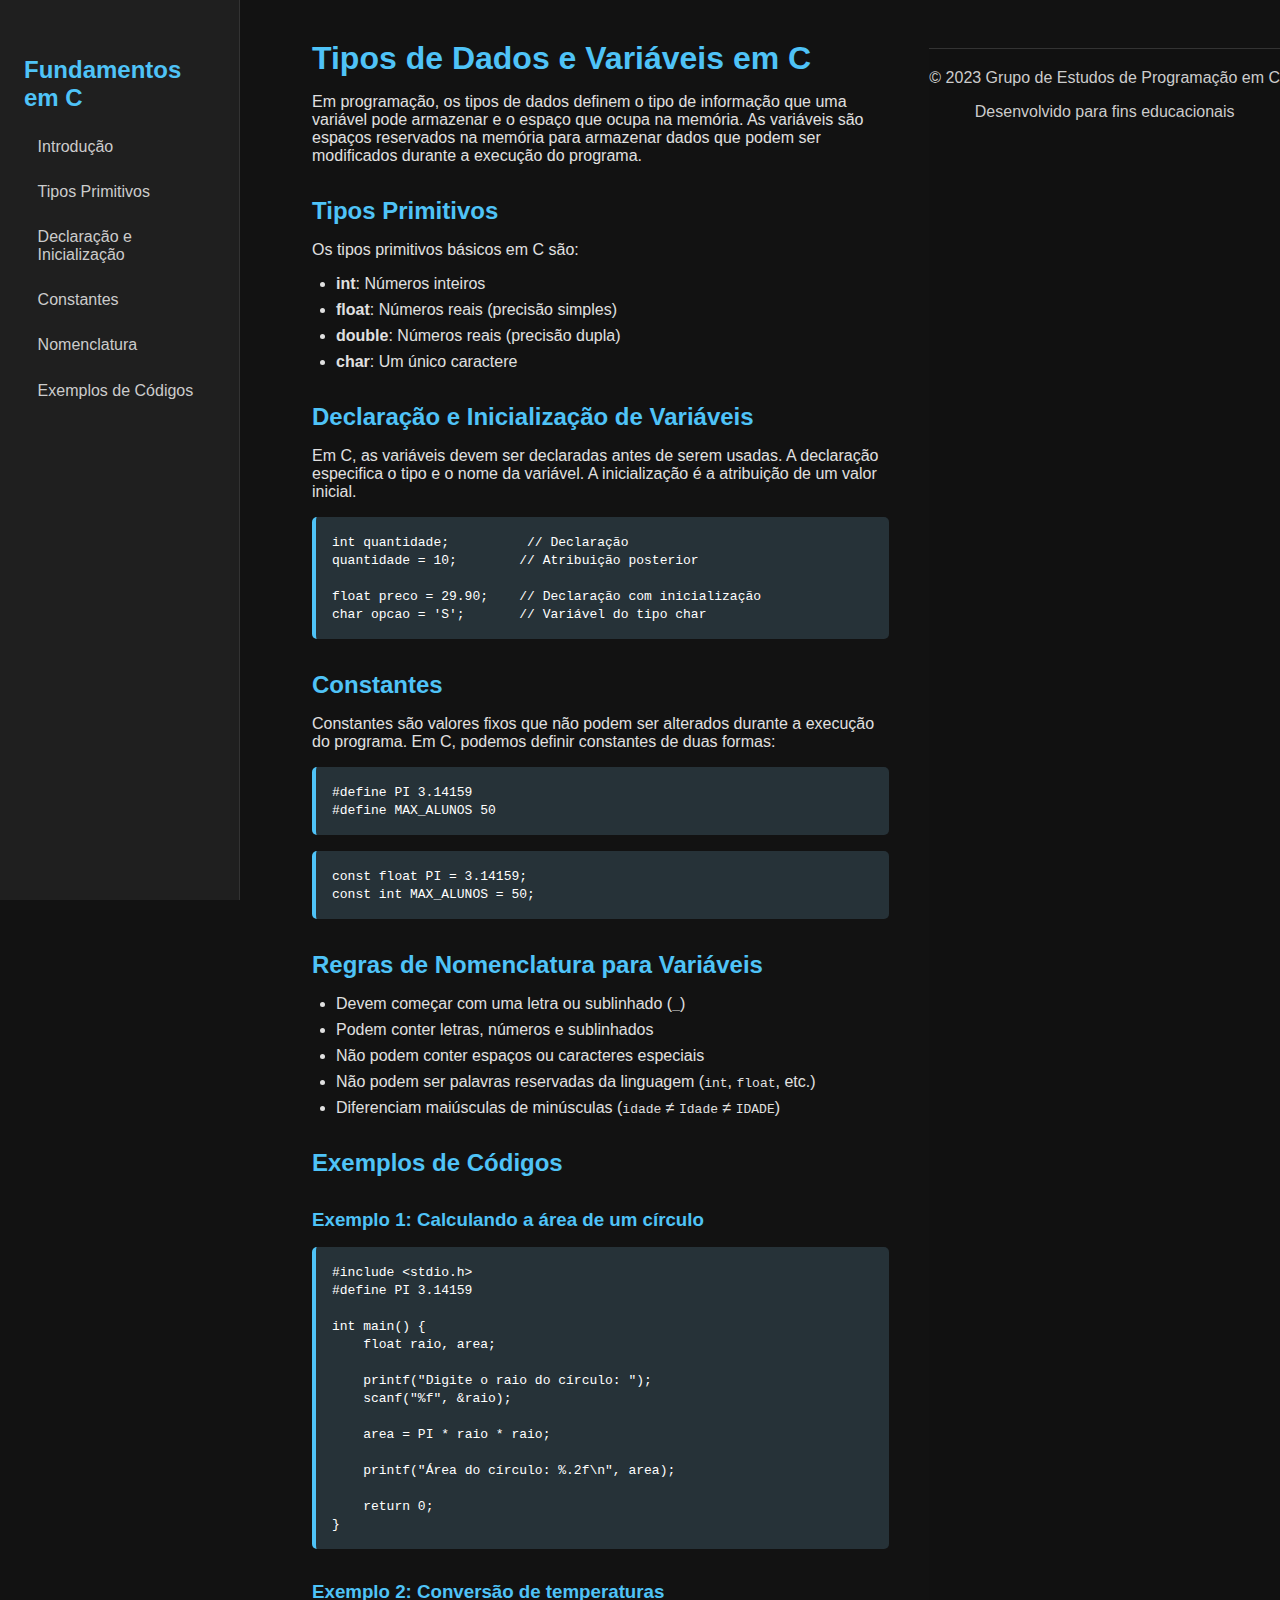
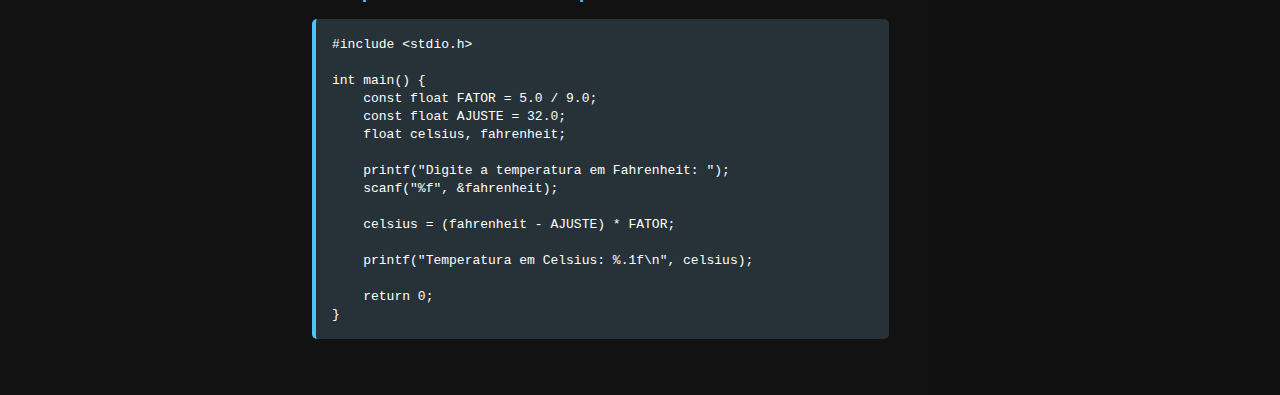
<file: Tipo de Dados e Variaveis/index.html>
<!DOCTYPE html>
<html lang="pt-br">
<head>
    <meta charset="UTF-8">
    <meta name="viewport" content="width=device-width, initial-scale=1.0">
    <title>Programação em C - Tipos de Dados e Variáveis</title>
    <link rel="stylesheet" href="styles.css">
</head>
<body>
    <aside id="nav-bar" class="nav-bar-container">
        <h2>Fundamentos em C</h2>
        <nav>
            <ul>
                <li><a href="#introducao">Introdução</a></li>
                <li><a href="#tipos-primitivos">Tipos Primitivos</a></li>
                <li><a href="#declaracao-inicializacao">Declaração e Inicialização</a></li>
                <li><a href="#constantes">Constantes</a></li>
                <li><a href="#nomenclatura">Nomenclatura</a></li>
                <li><a href="#exemplos-codigos">Exemplos de Códigos</a></li>
            </ul>
        </nav>
    </aside>

    <main>
        <section id="introducao">
            <h1>Tipos de Dados e Variáveis em C</h1>
            <p>Em programação, os tipos de dados definem o tipo de informação que uma variável pode armazenar e o espaço que ocupa na memória. As variáveis são espaços reservados na memória para armazenar dados que podem ser modificados durante a execução do programa.</p>
        </section>

        <section id="tipos-primitivos">
            <h2>Tipos Primitivos</h2>
            <p>Os tipos primitivos básicos em C são:</p>
            <ul>
                <li><strong>int</strong>: Números inteiros</li>
                <li><strong>float</strong>: Números reais (precisão simples)</li>
                <li><strong>double</strong>: Números reais (precisão dupla)</li>
                <li><strong>char</strong>: Um único caractere</li>
            </ul>
        </section>

        <section id="declaracao-inicializacao">
            <h2>Declaração e Inicialização de Variáveis</h2>
            <p>Em C, as variáveis devem ser declaradas antes de serem usadas. A declaração especifica o tipo e o nome da variável. A inicialização é a atribuição de um valor inicial.</p>
            <pre><code>int quantidade;          // Declaração
quantidade = 10;        // Atribuição posterior

float preco = 29.90;    // Declaração com inicialização
char opcao = 'S';       // Variável do tipo char</code></pre>
        </section>

        <section id="constantes">
            <h2>Constantes</h2>
            <p>Constantes são valores fixos que não podem ser alterados durante a execução do programa. Em C, podemos definir constantes de duas formas:</p>
            <pre><code>#define PI 3.14159
#define MAX_ALUNOS 50</code></pre>
            <pre><code>const float PI = 3.14159;
const int MAX_ALUNOS = 50;</code></pre>
        </section>

        <section id="nomenclatura">
            <h2>Regras de Nomenclatura para Variáveis</h2>
            <ul>
                <li>Devem começar com uma letra ou sublinhado (<code>_</code>)</li>
                <li>Podem conter letras, números e sublinhados</li>
                <li>Não podem conter espaços ou caracteres especiais</li>
                <li>Não podem ser palavras reservadas da linguagem (<code>int</code>, <code>float</code>, etc.)</li>
                <li>Diferenciam maiúsculas de minúsculas (<code>idade</code> ≠ <code>Idade</code> ≠ <code>IDADE</code>)</li>
            </ul>
        </section>

        <section id="exemplos-codigos">
            <h2>Exemplos de Códigos</h2>
            <h3>Exemplo 1: Calculando a área de um círculo</h3>
            <pre><code>#include &lt;stdio.h&gt;
#define PI 3.14159

int main() {
    float raio, area;
    
    printf("Digite o raio do círculo: ");
    scanf("%f", &raio);
    
    area = PI * raio * raio;
    
    printf("Área do círculo: %.2f\n", area);
    
    return 0;
}</code></pre>
            <h3>Exemplo 2: Conversão de temperaturas</h3>
            <pre><code>#include &lt;stdio.h&gt;

int main() {
    const float FATOR = 5.0 / 9.0;
    const float AJUSTE = 32.0;
    float celsius, fahrenheit;
    
    printf("Digite a temperatura em Fahrenheit: ");
    scanf("%f", &fahrenheit);
    
    celsius = (fahrenheit - AJUSTE) * FATOR;
    
    printf("Temperatura em Celsius: %.1f\n", celsius);
    
    return 0;
}</code></pre>
        </section>
    </main>

    <footer>
        <p>© 2023 Grupo de Estudos de Programação em C</p>
        <p>Desenvolvido para fins educacionais</p>
    </footer>
</body>
</html>
</file>
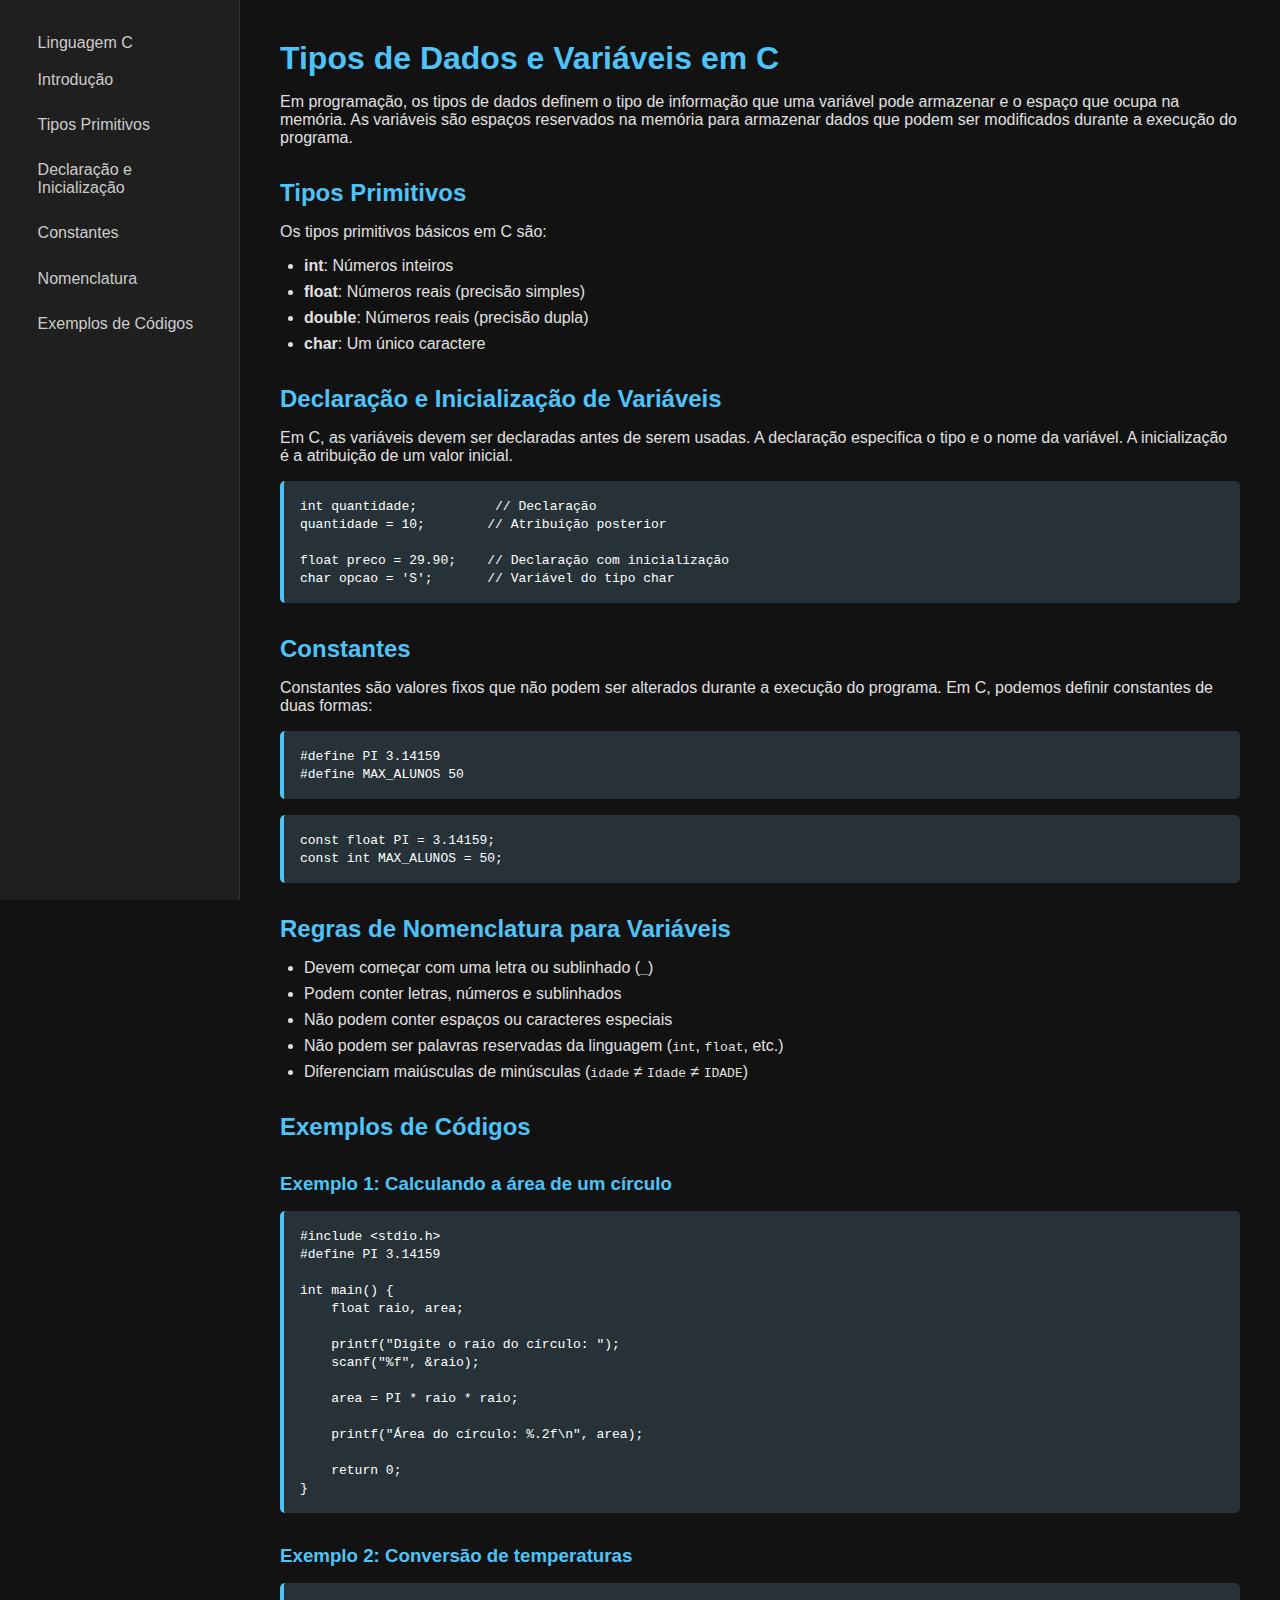
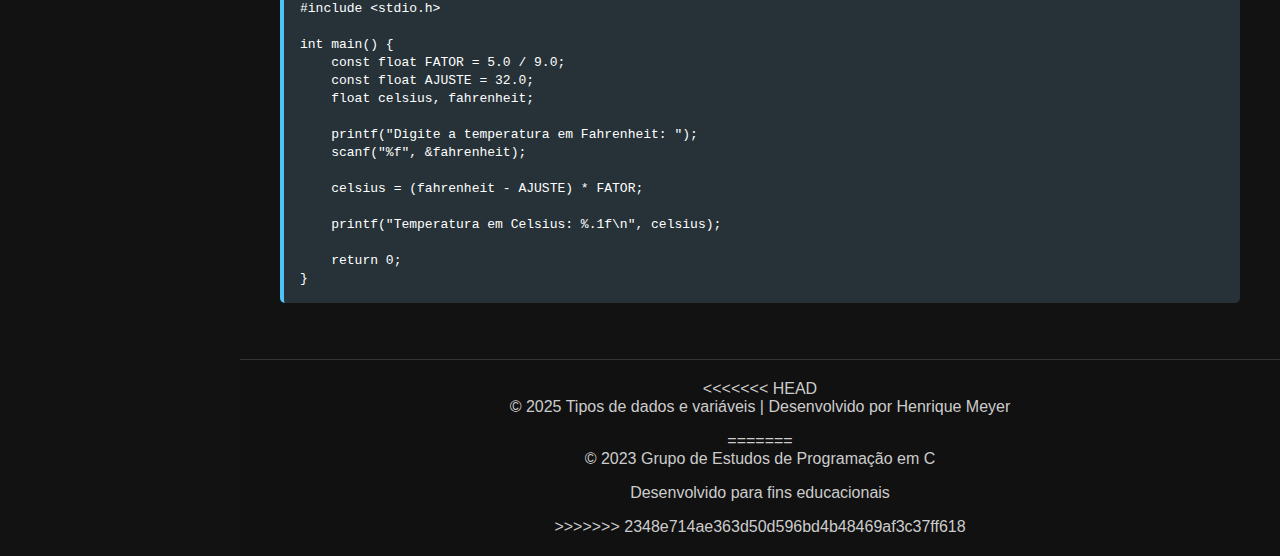
<file: Variaveis - Meyer/index.html>
<!DOCTYPE html>
<html lang="pt-br">
<head>
    <meta charset="UTF-8">
    <meta name="viewport" content="width=device-width, initial-scale=1.0">
    <title>Programação em C - Tipos de Dados e Variáveis</title>
    <link rel="stylesheet" href="styles.css">
</head>
<body>
    <div class="page-container">
        <aside id="nav-bar" class="nav-bar-container">
        <a class="tittle" href="../Homepage/home.html">Linguagem C</a>
            <nav>
                <ul>
                    <li><a href="#introducao">Introdução</a></li>
                    <li><a href="#tipos-primitivos">Tipos Primitivos</a></li>
                    <li><a href="#declaracao-inicializacao">Declaração e Inicialização</a></li>
                    <li><a href="#constantes">Constantes</a></li>
                    <li><a href="#nomenclatura">Nomenclatura</a></li>
                    <li><a href="#exemplos-codigos">Exemplos de Códigos</a></li>
                </ul>
            </nav>
        </aside>

        <div class="content-wrapper">
            <main>
                <section id="introducao">
                    <h1>Tipos de Dados e Variáveis em C</h1>
                    <p>Em programação, os tipos de dados definem o tipo de informação que uma variável pode armazenar e o espaço que ocupa na memória. As variáveis são espaços reservados na memória para armazenar dados que podem ser modificados durante a execução do programa.</p>
                </section>

                <section id="tipos-primitivos">
                    <h2>Tipos Primitivos</h2>
                    <p>Os tipos primitivos básicos em C são:</p>
                    <ul>
                        <li><strong>int</strong>: Números inteiros</li>
                        <li><strong>float</strong>: Números reais (precisão simples)</li>
                        <li><strong>double</strong>: Números reais (precisão dupla)</li>
                        <li><strong>char</strong>: Um único caractere</li>
                    </ul>
                </section>

                <section id="declaracao-inicializacao">
                    <h2>Declaração e Inicialização de Variáveis</h2>
                    <p>Em C, as variáveis devem ser declaradas antes de serem usadas. A declaração especifica o tipo e o nome da variável. A inicialização é a atribuição de um valor inicial.</p>
                    <pre><code>int quantidade;          // Declaração
quantidade = 10;        // Atribuição posterior

float preco = 29.90;    // Declaração com inicialização
char opcao = 'S';       // Variável do tipo char</code></pre>
                </section>

                <section id="constantes">
                    <h2>Constantes</h2>
                    <p>Constantes são valores fixos que não podem ser alterados durante a execução do programa. Em C, podemos definir constantes de duas formas:</p>
                    <pre><code>#define PI 3.14159
#define MAX_ALUNOS 50</code></pre>
                    <pre><code>const float PI = 3.14159;
const int MAX_ALUNOS = 50;</code></pre>
                </section>

                <section id="nomenclatura">
                    <h2>Regras de Nomenclatura para Variáveis</h2>
                    <ul>
                        <li>Devem começar com uma letra ou sublinhado (<code>_</code>)</li>
                        <li>Podem conter letras, números e sublinhados</li>
                        <li>Não podem conter espaços ou caracteres especiais</li>
                        <li>Não podem ser palavras reservadas da linguagem (<code>int</code>, <code>float</code>, etc.)</li>
                        <li>Diferenciam maiúsculas de minúsculas (<code>idade</code> ≠ <code>Idade</code> ≠ <code>IDADE</code>)</li>
                    </ul>
                </section>

                <section id="exemplos-codigos">
                    <h2>Exemplos de Códigos</h2>
                    <h3>Exemplo 1: Calculando a área de um círculo</h3>
                    <pre><code>#include &lt;stdio.h&gt;
#define PI 3.14159

int main() {
    float raio, area;
    
    printf("Digite o raio do círculo: ");
    scanf("%f", &raio);
    
    area = PI * raio * raio;
    
    printf("Área do círculo: %.2f\n", area);
    
    return 0;
}</code></pre>
                    <h3>Exemplo 2: Conversão de temperaturas</h3>
                    <pre><code>#include &lt;stdio.h&gt;

int main() {
    const float FATOR = 5.0 / 9.0;
    const float AJUSTE = 32.0;
    float celsius, fahrenheit;
    
    printf("Digite a temperatura em Fahrenheit: ");
    scanf("%f", &fahrenheit);
    
    celsius = (fahrenheit - AJUSTE) * FATOR;
    
    printf("Temperatura em Celsius: %.1f\n", celsius);
    
    return 0;
}</code></pre>
                </section>
            </main>

            <footer>
<<<<<<< HEAD
                        <p>&copy; 2025 Tipos de dados e variáveis | Desenvolvido por Henrique Meyer</p>

=======
                <p>© 2023 Grupo de Estudos de Programação em C</p>
                <p>Desenvolvido para fins educacionais</p>
>>>>>>> 2348e714ae363d50d596bd4b48469af3c37ff618
            </footer>
        </div>
    </div>
</body>
</html>
</file>
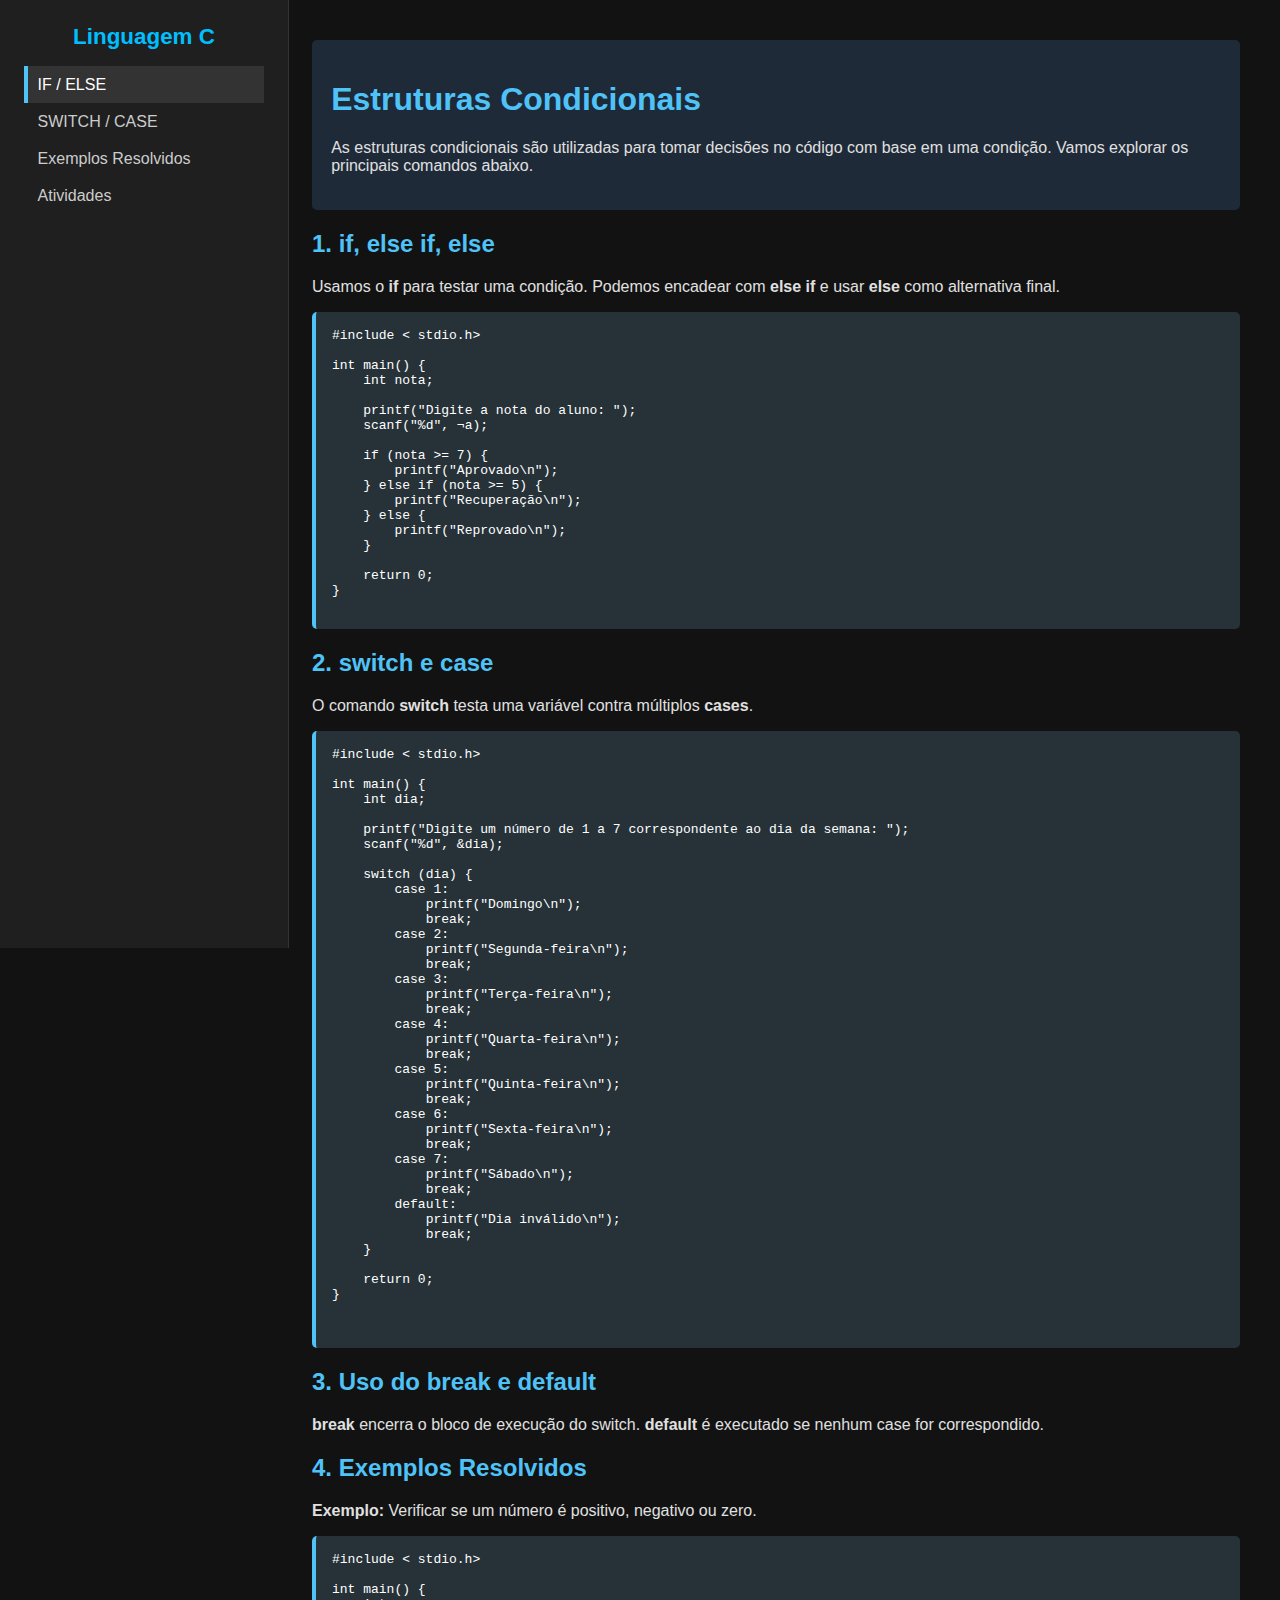
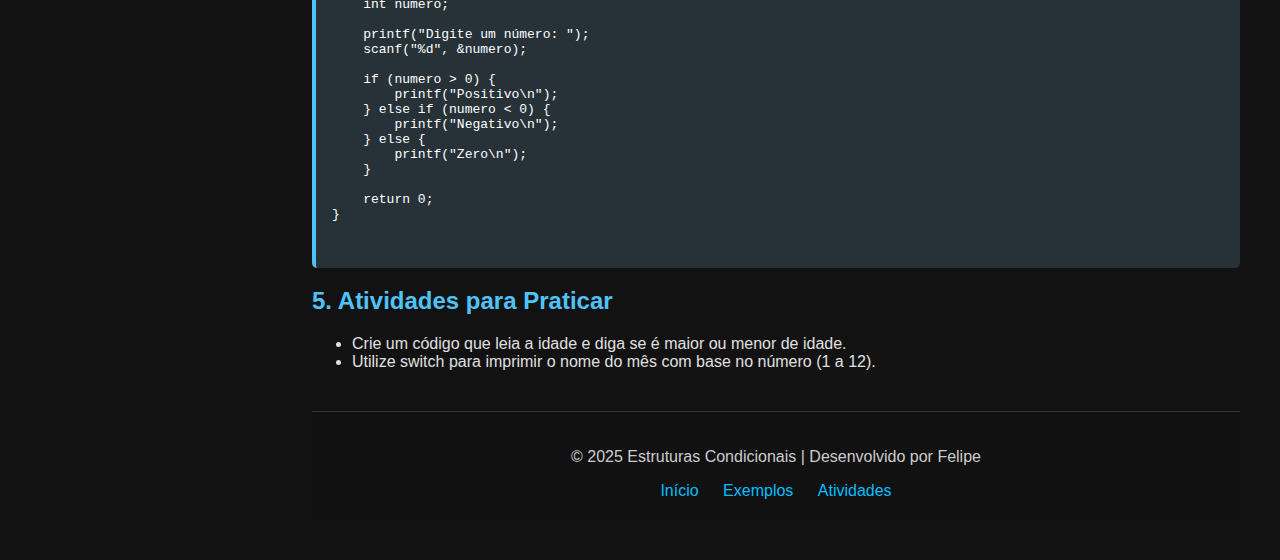
<file: ElseIF - Felipe/else2.html>
<!DOCTYPE html>
<html lang="pt-br">
<head>
    <meta charset="UTF-8">
    <link rel="stylesheet" href="else2.css">
    <meta name="viewport" content="width=device-width, initial-scale=1.0">
    <title>Estruturas Condicionais</title>
</head>
<body>
    <aside id="intro" class="nav-bar-container">
        <a class="tittle" href="../Homepage/home.html">Linguagem C</a>
        <nav>
            <ul>
                <li class="btns"><a class="active" href="#if">IF / ELSE</a></li>
                <li class="btns"><a href="#SWITCH">SWITCH / CASE</a></li>
                <li class="btns"><a href="#Exemplos">Exemplos Resolvidos</a></li>
                <li class="btns"><a href="#atividades">Atividades</a></li>
            </ul>
        </nav>
    </aside>

    <main>

        <section class="section-1">
                <h1>Estruturas Condicionais</h1>
                <p>As estruturas condicionais são utilizadas para tomar decisões no código com base em uma condição. Vamos explorar os principais comandos abaixo.</p>
        </section>

        <section class="section-2">

            <aside id="if">
                <h2>1. if, else if, else</h2>
                <p>Usamos o <strong>if</strong> para testar uma condição. Podemos encadear com <strong>else if</strong> e usar <strong>else</strong> como alternativa final.</p>
                <pre>
#include < stdio.h>

int main() {
    int nota;

    printf("Digite a nota do aluno: ");
    scanf("%d", &nota);

    if (nota >= 7) {
        printf("Aprovado\n");
    } else if (nota >= 5) {
        printf("Recuperação\n");
    } else {
        printf("Reprovado\n");
    }

    return 0;
}
                </pre>
            </aside>

            <aside id="SWITCH">
                
                <h2>2. switch e case</h2>
                <p>O comando <strong>switch</strong> testa uma variável contra múltiplos <strong>cases</strong>.</p>
                <pre>
#include < stdio.h>

int main() {
    int dia;

    printf("Digite um número de 1 a 7 correspondente ao dia da semana: ");
    scanf("%d", &dia);

    switch (dia) {
        case 1:
            printf("Domingo\n");
            break;
        case 2:
            printf("Segunda-feira\n");
            break;
        case 3:
            printf("Terça-feira\n");
            break;
        case 4:
            printf("Quarta-feira\n");
            break;
        case 5:
            printf("Quinta-feira\n");
            break;
        case 6:
            printf("Sexta-feira\n");
            break;
        case 7:
            printf("Sábado\n");
            break;
        default:
            printf("Dia inválido\n");
            break;
    }

    return 0;
}

                </pre>

            </aside>

            <aside>

                <h2>3. Uso do break e default</h2>
                <p><strong>break</strong> encerra o bloco de execução do switch. <strong>default</strong> é executado se nenhum case for correspondido.</p>
            
            </aside>

            <aside id="Exemplos">

                <h2>4. Exemplos Resolvidos</h2>
                <p><strong>Exemplo:</strong> Verificar se um número é positivo, negativo ou zero.</p>
                <pre>
#include < stdio.h>

int main() {
    int numero;

    printf("Digite um número: ");
    scanf("%d", &numero);

    if (numero > 0) {
        printf("Positivo\n");
    } else if (numero < 0) {
        printf("Negativo\n");
    } else {
        printf("Zero\n");
    }

    return 0;
}

                </pre>

            </aside>

            <aside id="atividades">

                <h2>5. Atividades para Praticar</h2>
                <ul>
                    <li>Crie um código que leia a idade e diga se é maior ou menor de idade.</li>
                    <li>Utilize switch para imprimir o nome do mês com base no número (1 a 12).</li>
                </ul>
                
            </aside>

        </section>

        <footer class="footer">
            <div class="footer-container">
              <p>&copy; 2025 Estruturas Condicionais | Desenvolvido por Felipe</p>
              <nav class="footer-links">
                <a href="#intro">Início</a>
                <a href="#Exemplos">Exemplos</a>
                <a href="#atividades">Atividades</a>
              </nav>
            </div>
          </footer>
    </main>
</body>
</html>
</file>
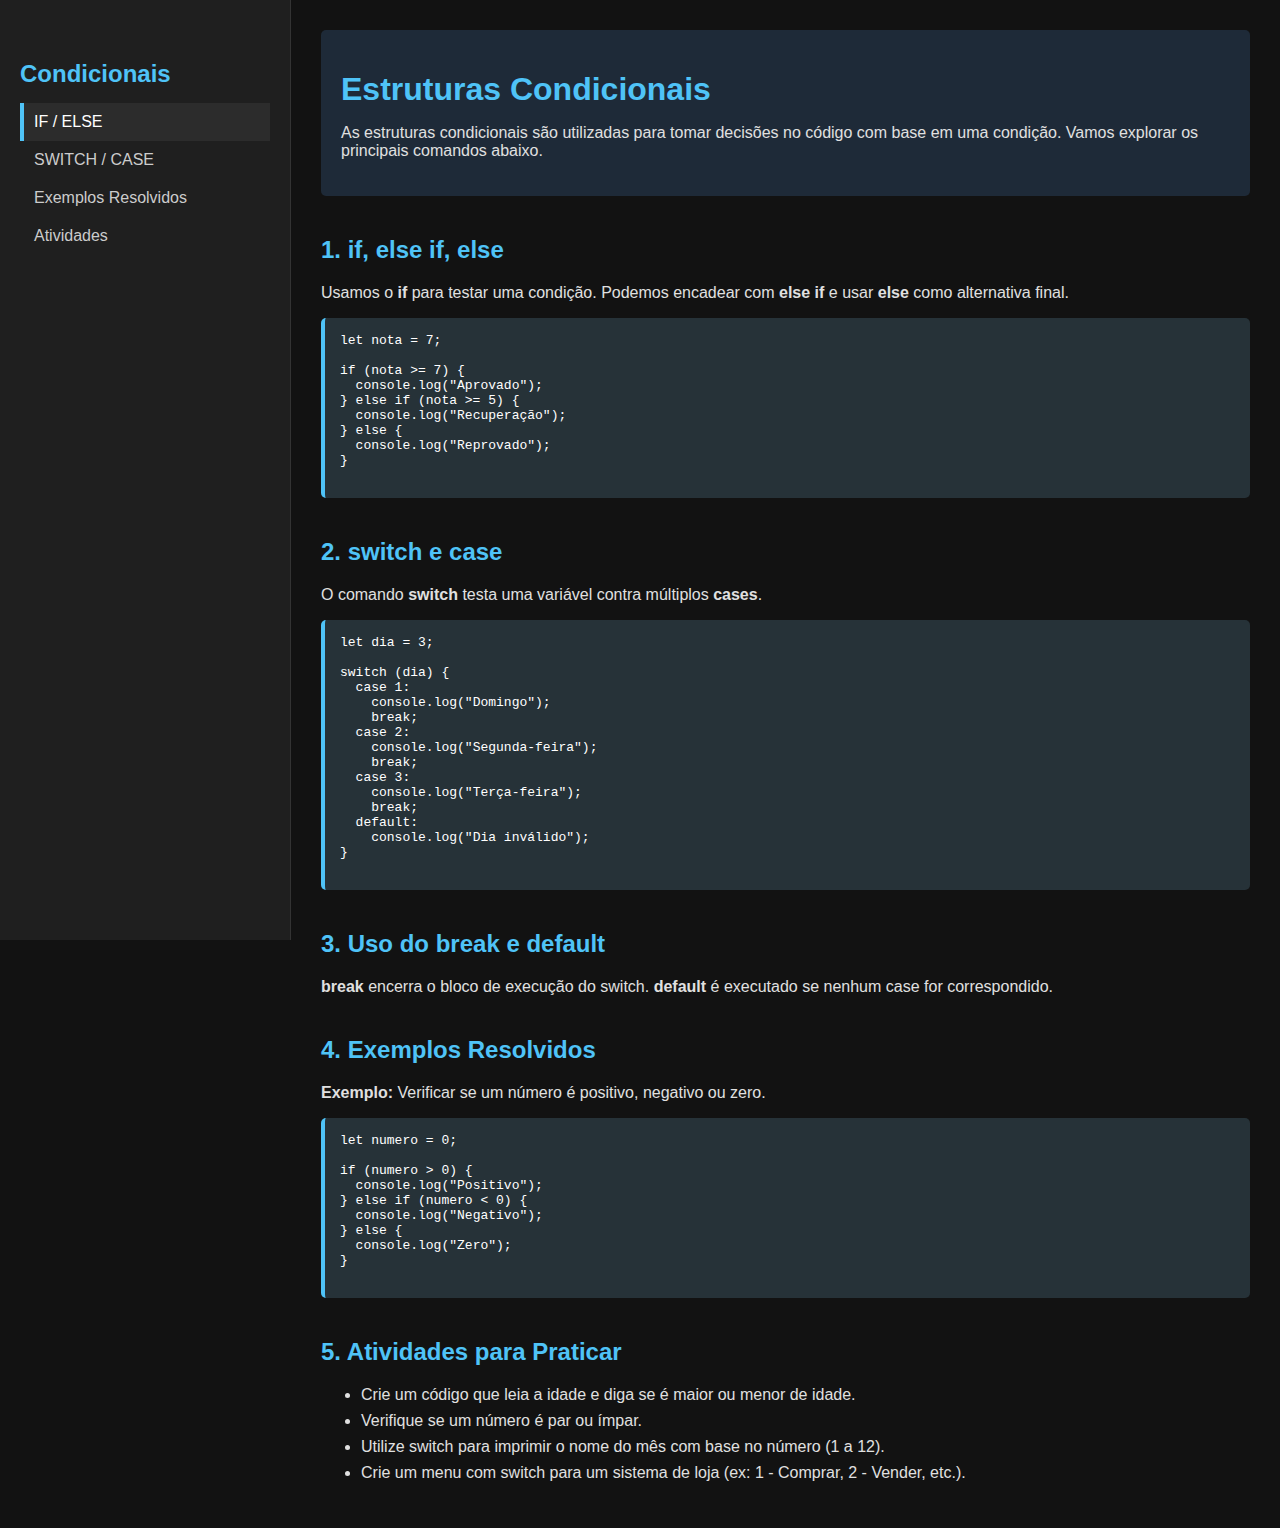
<file: ElseIF/else.html>
<!DOCTYPE html>
<html lang="pt-br">
<head>
  <meta charset="UTF-8">
  <link rel="stylesheet" href="else.css">
  <title>Estruturas Condicionais</title>
</head>
<body>

  <div class="sidebar">
    <h2>Condicionais</h2>
    <a class="active" href="#">IF / ELSE</a>
    <a href="#">SWITCH / CASE</a>
    <a href="#">Exemplos Resolvidos</a>
    <a href="#">Atividades</a>
  </div>

  <div class="main">
    <div class="box">
      <h1>Estruturas Condicionais</h1>
      <p>As estruturas condicionais são utilizadas para tomar decisões no código com base em uma condição. Vamos explorar os principais comandos abaixo.</p>
    </div>

    <h2>1. if, else if, else</h2>
    <p>Usamos o <strong>if</strong> para testar uma condição. Podemos encadear com <strong>else if</strong> e usar <strong>else</strong> como alternativa final.</p>
    <pre>
let nota = 7;

if (nota >= 7) {
  console.log("Aprovado");
} else if (nota >= 5) {
  console.log("Recuperação");
} else {
  console.log("Reprovado");
}
    </pre>

    <h2>2. switch e case</h2>
    <p>O comando <strong>switch</strong> testa uma variável contra múltiplos <strong>cases</strong>.</p>
    <pre>
let dia = 3;

switch (dia) {
  case 1:
    console.log("Domingo");
    break;
  case 2:
    console.log("Segunda-feira");
    break;
  case 3:
    console.log("Terça-feira");
    break;
  default:
    console.log("Dia inválido");
}
    </pre>

    <h2>3. Uso do break e default</h2>
    <p><strong>break</strong> encerra o bloco de execução do switch. <strong>default</strong> é executado se nenhum case for correspondido.</p>

    <h2>4. Exemplos Resolvidos</h2>
    <p><strong>Exemplo:</strong> Verificar se um número é positivo, negativo ou zero.</p>
    <pre>
let numero = 0;

if (numero > 0) {
  console.log("Positivo");
} else if (numero < 0) {
  console.log("Negativo");
} else {
  console.log("Zero");
}
    </pre>

    <h2>5. Atividades para Praticar</h2>
    <ul>
      <li>Crie um código que leia a idade e diga se é maior ou menor de idade.</li>
      <li>Verifique se um número é par ou ímpar.</li>
      <li>Utilize switch para imprimir o nome do mês com base no número (1 a 12).</li>
      <li>Crie um menu com switch para um sistema de loja (ex: 1 - Comprar, 2 - Vender, etc.).</li>
    </ul>
  </div>

</body>
</html>
</file>
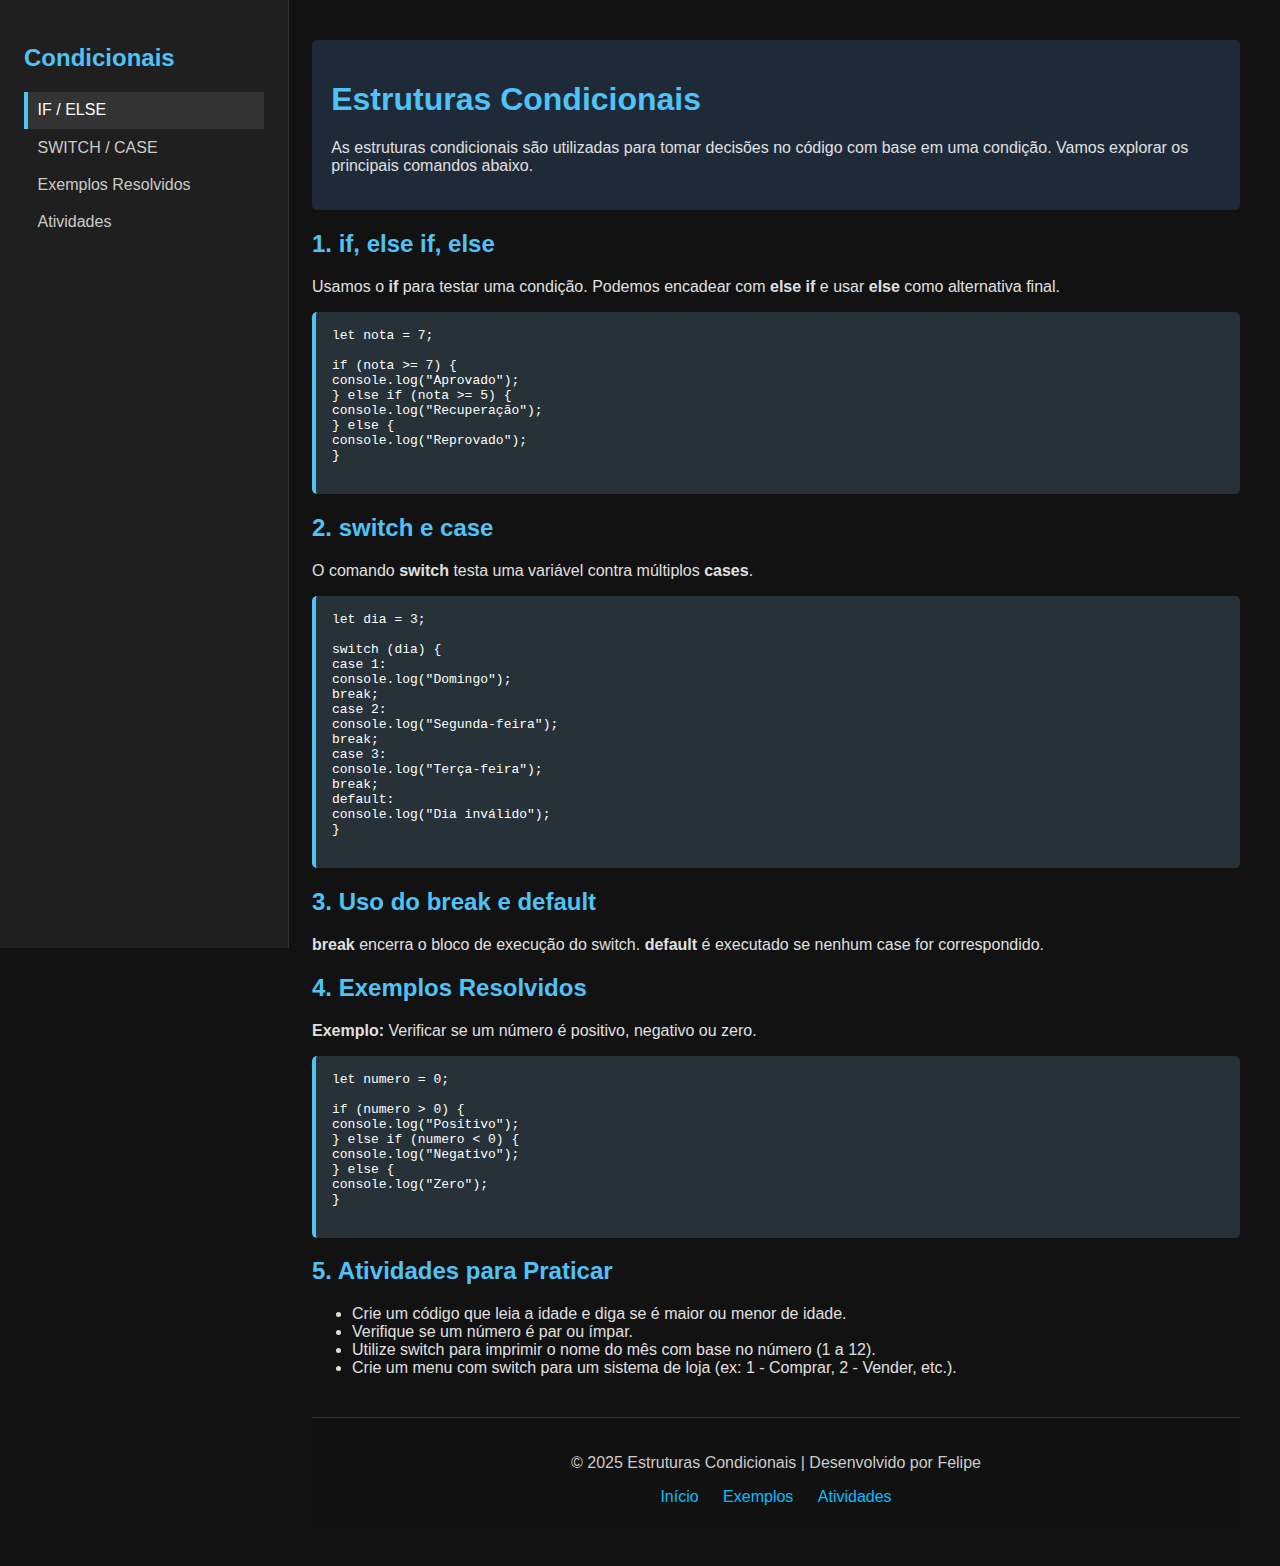
<file: ElseIF/else2.html>
<!DOCTYPE html>
<html lang="pt-br">
<head>
    <meta charset="UTF-8">
    <link rel="stylesheet" href="else2.css">
    <meta name="viewport" content="width=device-width, initial-scale=1.0">
    <title>Estruturas Condicionais</title>
</head>
<body>
    <aside id="intro" class="nav-bar-container">
        <h2>Condicionais</h2>
        <nav>
            <ul>
                <li class="btns"><a class="active" href="#if">IF / ELSE</a></li>
                <li class="btns"><a href="#SWITCH">SWITCH / CASE</a></li>
                <li class="btns"><a href="#Exemplos">Exemplos Resolvidos</a></li>
                <li class="btns"><a href="#atividades">Atividades</a></li>
            </ul>
        </nav>
    </aside>

    <main>

        <section class="section-1">
                <h1>Estruturas Condicionais</h1>
                <p>As estruturas condicionais são utilizadas para tomar decisões no código com base em uma condição. Vamos explorar os principais comandos abaixo.</p>
        </section>

        <section class="section-2">

            <aside id="if">
                <h2>1. if, else if, else</h2>
                <p>Usamos o <strong>if</strong> para testar uma condição. Podemos encadear com <strong>else if</strong> e usar <strong>else</strong> como alternativa final.</p>
                <pre>
let nota = 7;

if (nota >= 7) {
console.log("Aprovado");
} else if (nota >= 5) {
console.log("Recuperação");
} else {
console.log("Reprovado");
}
                </pre>
            </aside>

            <aside id="SWITCH">
                
                <h2>2. switch e case</h2>
                <p>O comando <strong>switch</strong> testa uma variável contra múltiplos <strong>cases</strong>.</p>
                <pre>
let dia = 3;

switch (dia) {
case 1:
console.log("Domingo");
break;
case 2:
console.log("Segunda-feira");
break;
case 3:
console.log("Terça-feira");
break;
default:
console.log("Dia inválido");
}
                </pre>

            </aside>

            <aside>

                <h2>3. Uso do break e default</h2>
                <p><strong>break</strong> encerra o bloco de execução do switch. <strong>default</strong> é executado se nenhum case for correspondido.</p>
            
            </aside>

            <aside id="Exemplos">

                <h2>4. Exemplos Resolvidos</h2>
                <p><strong>Exemplo:</strong> Verificar se um número é positivo, negativo ou zero.</p>
                <pre>
let numero = 0;

if (numero > 0) {
console.log("Positivo");
} else if (numero < 0) {
console.log("Negativo");
} else {
console.log("Zero");
}
                </pre>

            </aside>

            <aside id="atividades">

                <h2>5. Atividades para Praticar</h2>
                <ul>
                    <li>Crie um código que leia a idade e diga se é maior ou menor de idade.</li>
                    <li>Verifique se um número é par ou ímpar.</li>
                    <li>Utilize switch para imprimir o nome do mês com base no número (1 a 12).</li>
                    <li>Crie um menu com switch para um sistema de loja (ex: 1 - Comprar, 2 - Vender, etc.).</li>
                </ul>
                
            </aside>

        </section>

        <footer class="footer">
            <div class="footer-container">
              <p>&copy; 2025 Estruturas Condicionais | Desenvolvido por Felipe</p>
              <nav class="footer-links">
                <a href="#intro">Início</a>
                <a href="#Exemplos">Exemplos</a>
                <a href="#atividades">Atividades</a>
              </nav>
            </div>
          </footer>
    </main>
</body>
</html>
</file>
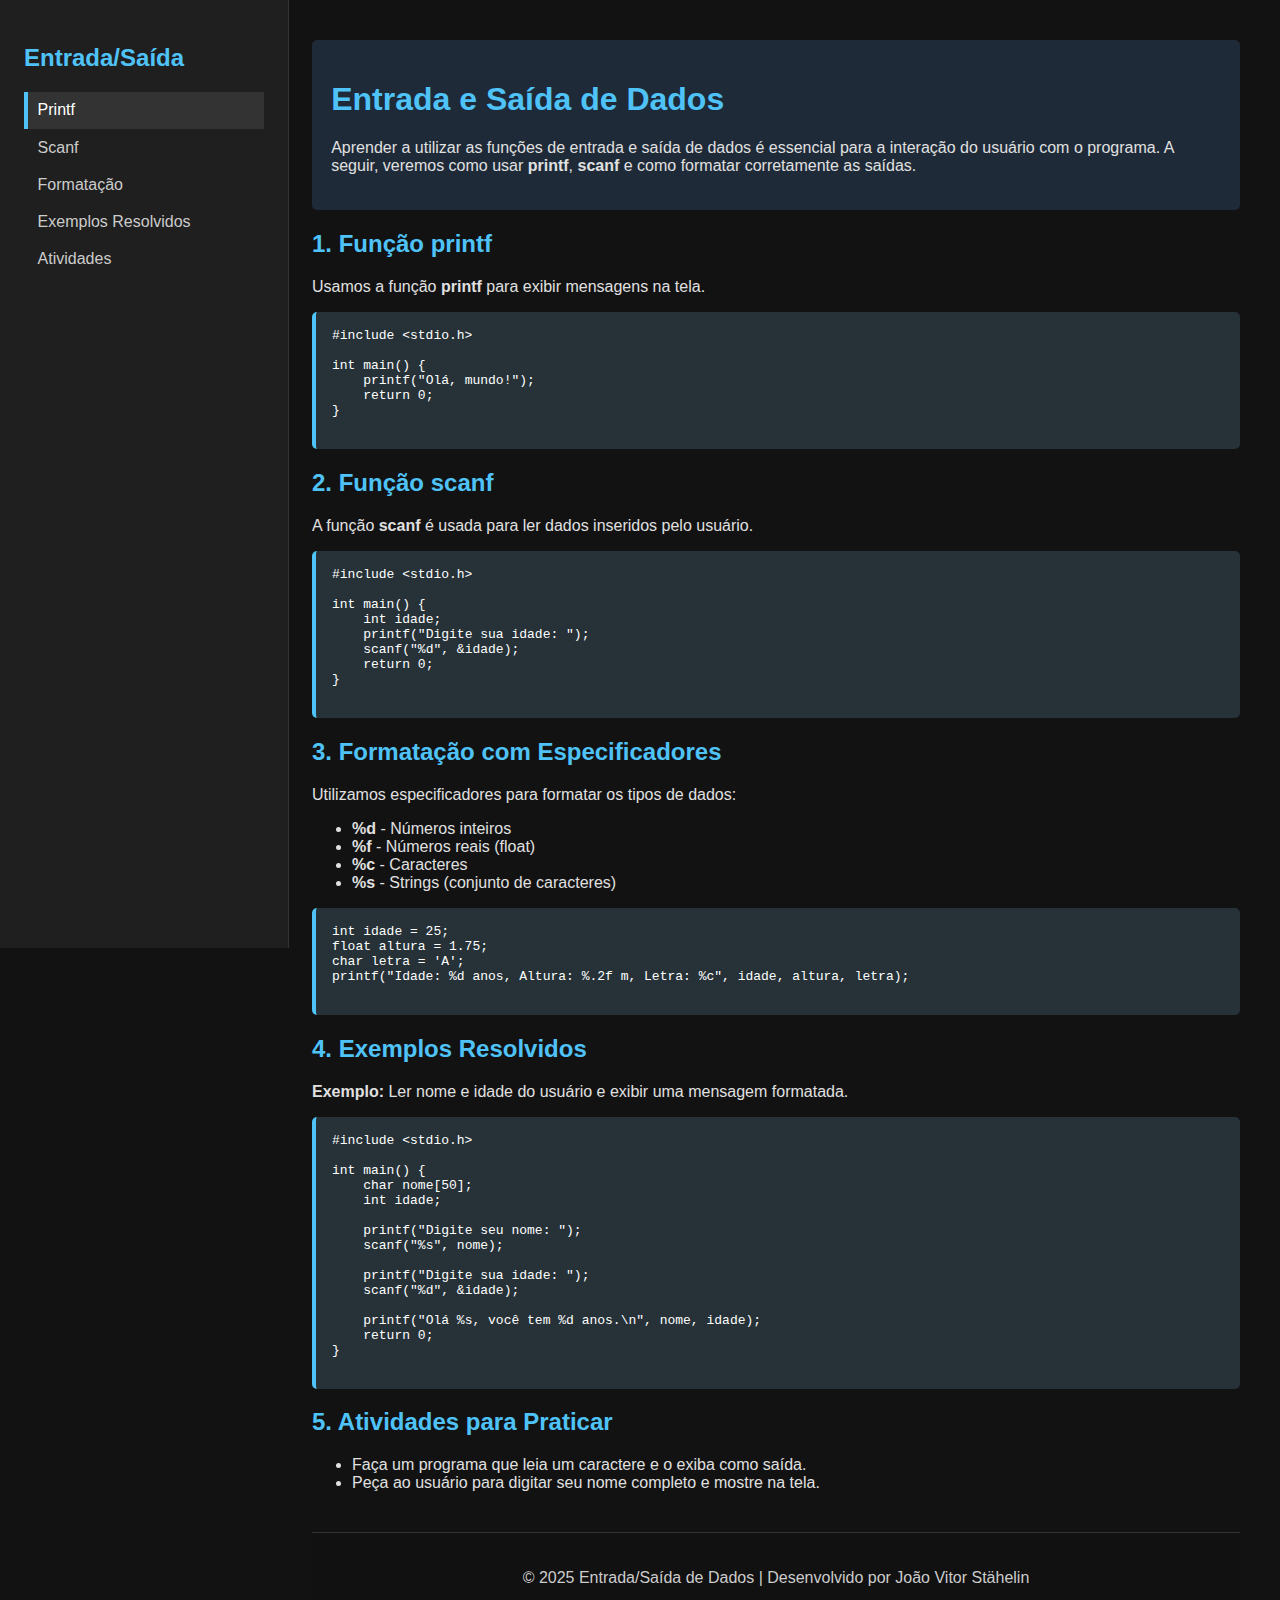
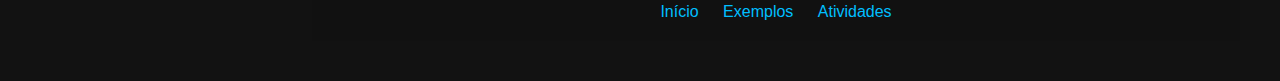
<file: Entrada e saida de dados/Entrada e saida de dados.html>
<!DOCTYPE html>
<html lang="pt-br">
<head>
    <meta charset="UTF-8">
    <link rel="stylesheet" href="Entrada e saida de dados.css">
    <meta name="viewport" content="width=device-width, initial-scale=1.0">
    <title>Entrada e Saída de Dados</title>
</head>
<body>
    <aside id="intro" class="nav-bar-container">
        <h2>Entrada/Saída</h2>
        <nav>
            <ul>
                <li class="btns"><a class="active" href="#printf">Printf</a></li>
                <li class="btns"><a href="#scanf">Scanf</a></li>
                <li class="btns"><a href="#formatacao">Formatação</a></li>
                <li class="btns"><a href="#exemplos">Exemplos Resolvidos</a></li>
                <li class="btns"><a href="#atividades">Atividades</a></li>
            </ul>
        </nav>
    </aside>

    <main>

        <section class="section-1">
            <h1>Entrada e Saída de Dados</h1>
            <p>Aprender a utilizar as funções de entrada e saída de dados é essencial para a interação do usuário com o programa. A seguir, veremos como usar <strong>printf</strong>, <strong>scanf</strong> e como formatar corretamente as saídas.</p>
        </section>

        <section class="section-2">

            <aside id="printf">
                <h2>1. Função printf</h2>
                <p>Usamos a função <strong>printf</strong> para exibir mensagens na tela.</p>
                <pre>
#include &lt;stdio.h&gt;

int main() {
    printf("Olá, mundo!");
    return 0;
}
                </pre>
            </aside>

            <aside id="scanf">
                <h2>2. Função scanf</h2>
                <p>A função <strong>scanf</strong> é usada para ler dados inseridos pelo usuário.</p>
                <pre>
#include &lt;stdio.h&gt;

int main() {
    int idade;
    printf("Digite sua idade: ");
    scanf("%d", &idade);
    return 0;
}
                </pre>
            </aside>

            <aside id="formatacao">
                <h2>3. Formatação com Especificadores</h2>
                <p>Utilizamos especificadores para formatar os tipos de dados:</p>
                <ul>
                    <li><strong>%d</strong> - Números inteiros</li>
                    <li><strong>%f</strong> - Números reais (float)</li>
                    <li><strong>%c</strong> - Caracteres</li>
                    <li><strong>%s</strong> - Strings (conjunto de caracteres)</li>
                </ul>
                <pre>
int idade = 25;
float altura = 1.75;
char letra = 'A';
printf("Idade: %d anos, Altura: %.2f m, Letra: %c", idade, altura, letra);
                </pre>
            </aside>

            <aside id="exemplos">
                <h2>4. Exemplos Resolvidos</h2>
                <p><strong>Exemplo:</strong> Ler nome e idade do usuário e exibir uma mensagem formatada.</p>
                <pre>
#include &lt;stdio.h&gt;

int main() {
    char nome[50];
    int idade;

    printf("Digite seu nome: ");
    scanf("%s", nome);

    printf("Digite sua idade: ");
    scanf("%d", &idade);

    printf("Olá %s, você tem %d anos.\n", nome, idade);
    return 0;
}
                </pre>
            </aside>

            <aside id="atividades">
                <h2>5. Atividades para Praticar</h2>
                <ul>
                    <li>Faça um programa que leia um caractere e o exiba como saída.</li>
                    <li>Peça ao usuário para digitar seu nome completo e mostre na tela.</li>
                </ul>
            </aside>

        </section>

        <footer class="footer">
            <div class="footer-container">
                <p>&copy; 2025 Entrada/Saída de Dados | Desenvolvido por João Vitor Stähelin</p>
                <nav class="footer-links">
                    <a href="#intro">Início</a>
                    <a href="#exemplos">Exemplos</a>
                    <a href="#atividades">Atividades</a>
                </nav>
            </div>
        </footer>
    </main>
</body>
</html>
</file>
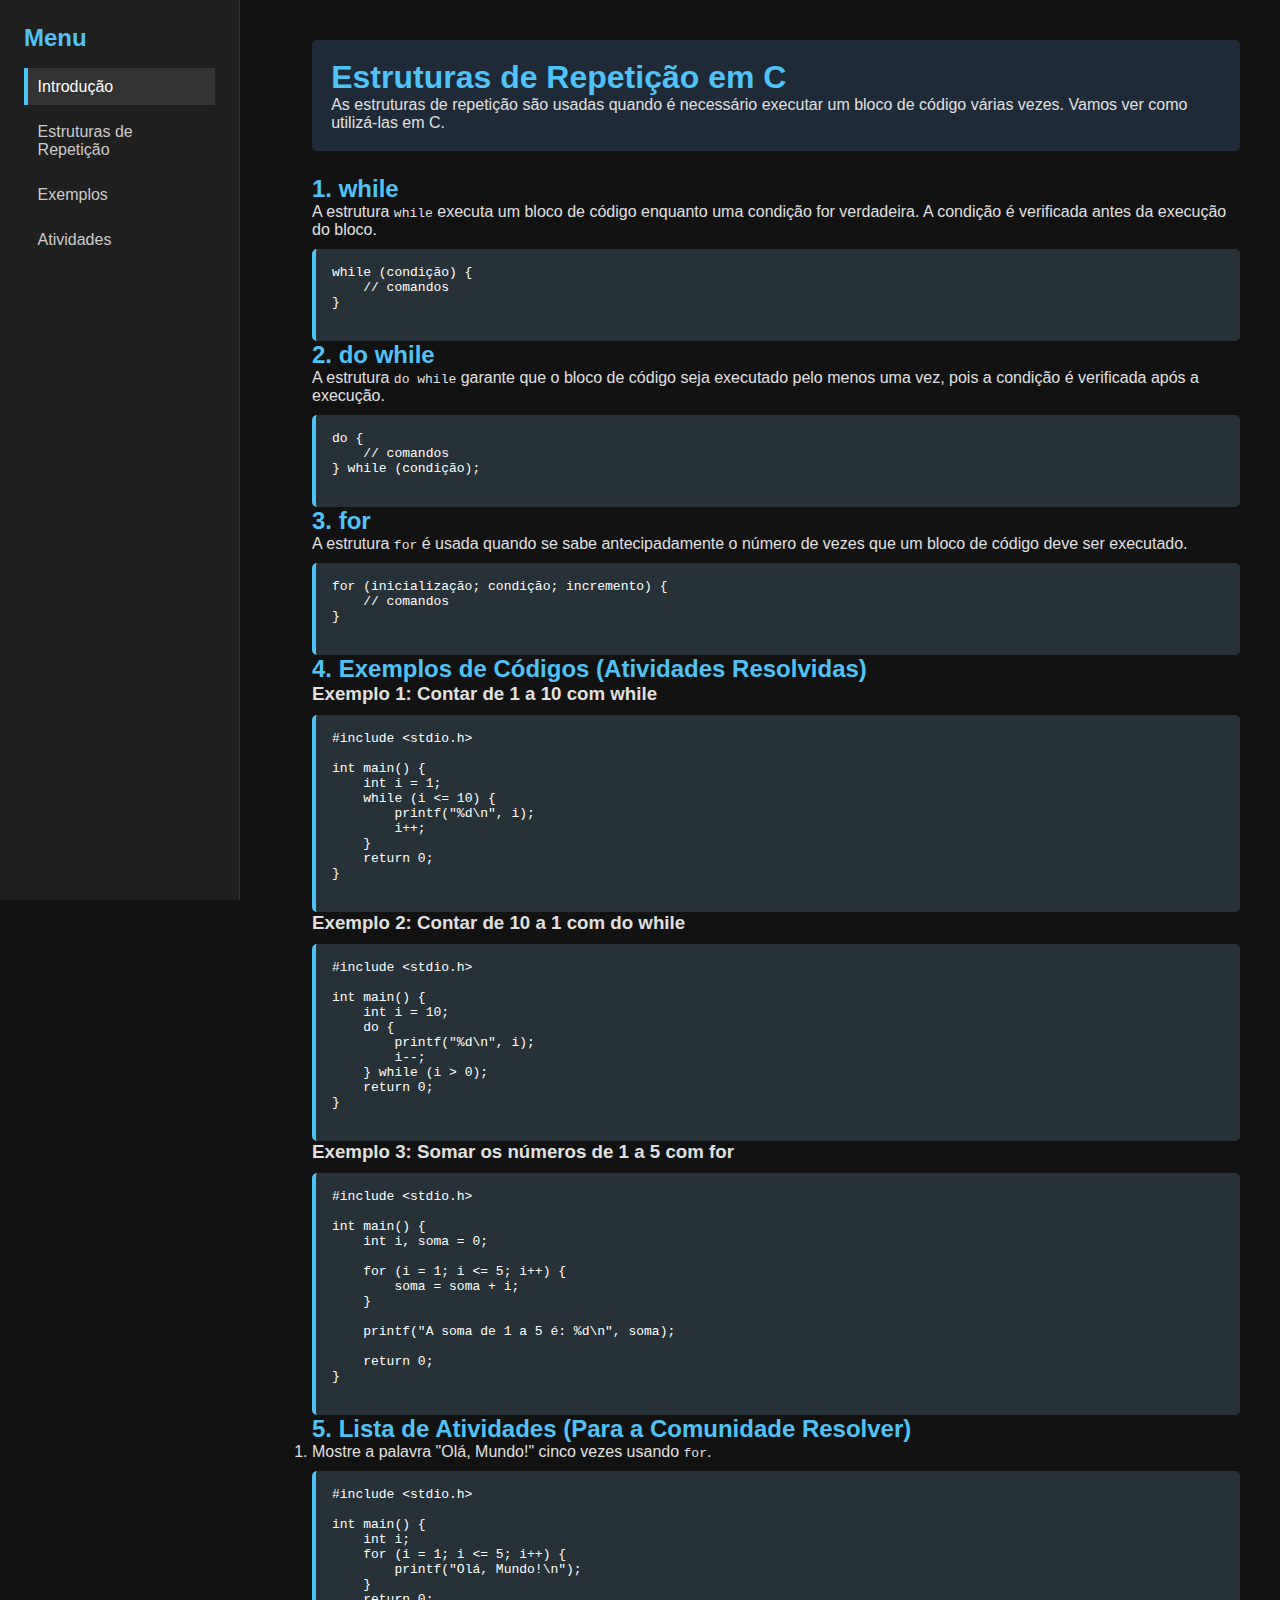
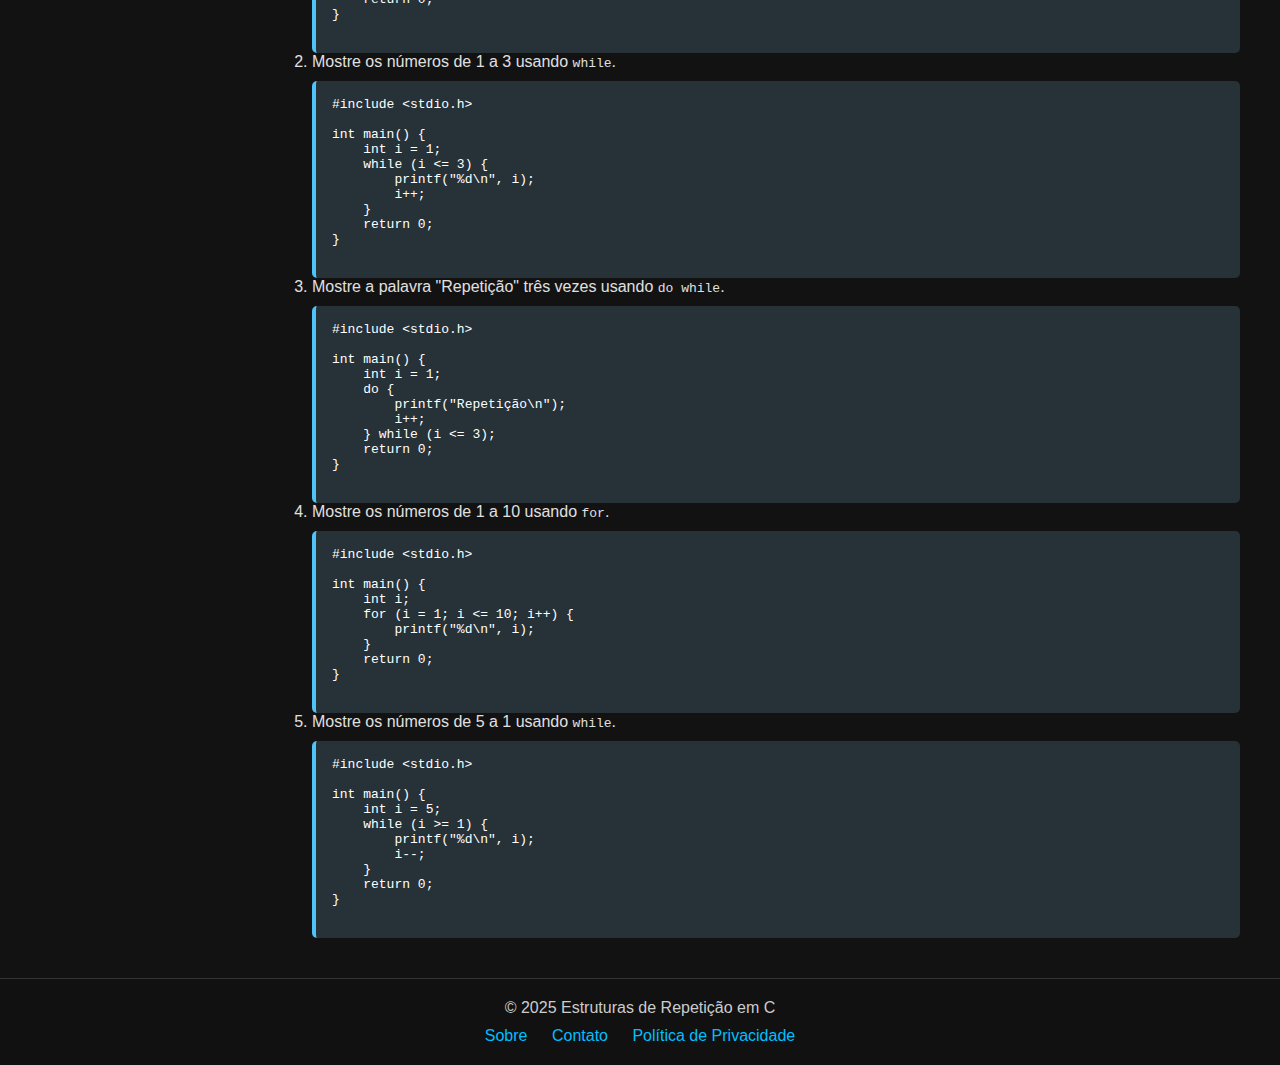
<file: EstruturasDeRepeticao/EstruturasDeRepeticao.html>
<!DOCTYPE html>
<html lang="pt-br">
<head>
    <meta charset="UTF-8" />
    <meta name="viewport" content="width=device-width, initial-scale=1" />
    <title>Estruturas de Repetição em C</title>
    <style>
        
        * {
            margin: 0;
            padding: 0;
            box-sizing: border-box;
        }

        body {
            background-color: #121212;
            color: #e0e0e0;
            display: flex;
            font-family: Arial, sans-serif;
            min-height: 100vh;
            flex-direction: column;
        }

        .nav-bar-container {
            background-color: #1f1f1f;
            flex-direction: column;
            width: 15rem;
            padding: 1.5rem;
            border-right: 1px solid #333;
            position: fixed;
            height: 100vh;
            overflow-y: auto;
            top: 0;
            left: 0;
        }

        .nav-bar-container h2 {
            color: #4FC3F7;
            margin-bottom: 1rem;
        }

        .nav-bar-container ul {
            list-style: none;
        }

        .nav-bar-container li {
            margin-bottom: 0.5rem;
        }

        .nav-bar-container a {
            color: #ccc;
            text-decoration: none;
            display: block;
            border-left: 4px solid transparent;
            transition: background-color 0.2s ease;
            padding: 0.6rem;
            cursor: pointer;
        }

        .nav-bar-container a:hover,
        .nav-bar-container a.active {
            background-color: #333;
            border-left: 4px solid #4FC3F7;
            color: #fff;
        }

        main {
            flex: 1;
            padding: 2.5rem;
            margin-left: 17rem; 
        }

        .section-1 {
            background-color: #1e2a38;
            padding: 1.2rem;
            border-radius: 5px;
            margin-bottom: 1.5rem;
        }

        .section-1 h1 {
            color: #4FC3F7;
            font-size: 2rem;
        }

        .section-2 h2 {
            color: #4FC3F7;
        }

        pre {
            background-color: #263238;
            border-left: 4px solid #4FC3F7;
            padding: 1rem;
            font-family: monospace;
            white-space: pre-wrap;
            border-radius: 5px;
            margin-top: 10px;
            color: #fff;
        }

        .footer {
            background-color: #111;
            color: #ccc;
            padding: 20px 0;
            text-align: center;
            margin-top: auto;
            border-top: 1px solid #333;
        }

        .footer-container {
            max-width: 1000px;
            margin: 0 auto;
            padding: 0 20px;
        }

        .footer-links {
            margin-top: 10px;
        }

        .footer-links a {
            color: #00bfff;
            text-decoration: none;
            margin: 0 10px;
            transition: color 0.3s;
        }

        .footer-links a:hover {
            color: #fff;
        }
    </style>
</head>
<body>

    
    <div class="nav-bar-container">
        <h2>Menu</h2>
        <ul>
            <li><a href="#introducao" class="active">Introdução</a></li>
            <li><a href="#estruturas">Estruturas de Repetição</a></li>
            <li><a href="#exemplos">Exemplos</a></li>
            <li><a href="#atividades">Atividades</a></li>
        </ul>
    </div>

    
    <main>
        <section id="introducao" class="section-1">
            <h1>Estruturas de Repetição em C</h1>
            <p>As estruturas de repetição são usadas quando é necessário executar um bloco de código várias vezes. Vamos ver como utilizá-las em C.</p>
        </section>

        <section id="estruturas" class="section-2">
            <h2>1. while</h2>
            <p>A estrutura <code>while</code> executa um bloco de código enquanto uma condição for verdadeira. A condição é verificada antes da execução do bloco.</p>
            <pre>
while (condição) {
    // comandos
}
            </pre>
        </section>

        <section id="estruturas" class="section-2">
            <h2>2. do while</h2>
            <p>A estrutura <code>do while</code> garante que o bloco de código seja executado pelo menos uma vez, pois a condição é verificada após a execução.</p>
            <pre>
do {
    // comandos
} while (condição);
            </pre>
        </section>

        <section id="estruturas" class="section-2">
            <h2>3. for</h2>
            <p>A estrutura <code>for</code> é usada quando se sabe antecipadamente o número de vezes que um bloco de código deve ser executado.</p>
            <pre>
for (inicialização; condição; incremento) {
    // comandos
}
            </pre>
        </section>

        <section id="exemplos" class="section-2">
            <h2>4. Exemplos de Códigos (Atividades Resolvidas)</h2>

            <h3>Exemplo 1: Contar de 1 a 10 com while</h3>
            <pre>
#include &lt;stdio.h&gt;

int main() {
    int i = 1;
    while (i <= 10) {
        printf("%d\n", i);
        i++;
    }
    return 0;
}
            </pre>

            <h3>Exemplo 2: Contar de 10 a 1 com do while</h3>
            <pre>
#include &lt;stdio.h&gt;

int main() {
    int i = 10;
    do {
        printf("%d\n", i);
        i--;
    } while (i > 0);
    return 0;
}
            </pre>

            <h3>Exemplo 3: Somar os números de 1 a 5 com for</h3>
            <pre>
#include &lt;stdio.h&gt;

int main() {
    int i, soma = 0;

    for (i = 1; i <= 5; i++) {
        soma = soma + i;
    }

    printf("A soma de 1 a 5 é: %d\n", soma);

    return 0;
}
            </pre>
        </section>

        <section id="atividades" class="section-2">
            <h2>5. Lista de Atividades (Para a Comunidade Resolver)</h2>
            <ol>
                <li>Mostre a palavra "Olá, Mundo!" cinco vezes usando <code>for</code>.</li>
                <pre>
#include &lt;stdio.h&gt;

int main() {
    int i;
    for (i = 1; i <= 5; i++) {
        printf("Olá, Mundo!\n");
    }
    return 0;
}
                </pre>

                <li>Mostre os números de 1 a 3 usando <code>while</code>.</li>
                <pre>
#include &lt;stdio.h&gt;

int main() {
    int i = 1;
    while (i <= 3) {
        printf("%d\n", i);
        i++;
    }
    return 0;
}
                </pre>

                <li>Mostre a palavra "Repetição" três vezes usando <code>do while</code>.</li>
                <pre>
#include &lt;stdio.h&gt;

int main() {
    int i = 1;
    do {
        printf("Repetição\n");
        i++;
    } while (i <= 3);
    return 0;
}
                </pre>

                <li>Mostre os números de 1 a 10 usando <code>for</code>.</li>
                <pre>
#include &lt;stdio.h&gt;

int main() {
    int i;
    for (i = 1; i <= 10; i++) {
        printf("%d\n", i);
    }
    return 0;
}
                </pre>

                <li>Mostre os números de 5 a 1 usando <code>while</code>.</li>
                <pre>
#include &lt;stdio.h&gt;

int main() {
    int i = 5;
    while (i >= 1) {
        printf("%d\n", i);
        i--;
    }
    return 0;
}
                </pre>
            </ol>
        </section>
    </main>

    
    <footer class="footer">
        <div class="footer-container">
            <p>&copy; 2025 Estruturas de Repetição em C</p>
            <div class="footer-links">
                <a href="#">Sobre</a>
                <a href="#">Contato</a>
                <a href="#">Política de Privacidade</a>
            </div>
        </div>
    </footer>

    <script>
        
        const navLinks = document.querySelectorAll('.nav-bar-container a');

        navLinks.forEach(link => {
            link.addEventListener('click', function() {
                
                navLinks.forEach(l => l.classList.remove('active'));
                
                this.classList.add('active');
            });
        });
    </script>

</body>
</html>
</file>
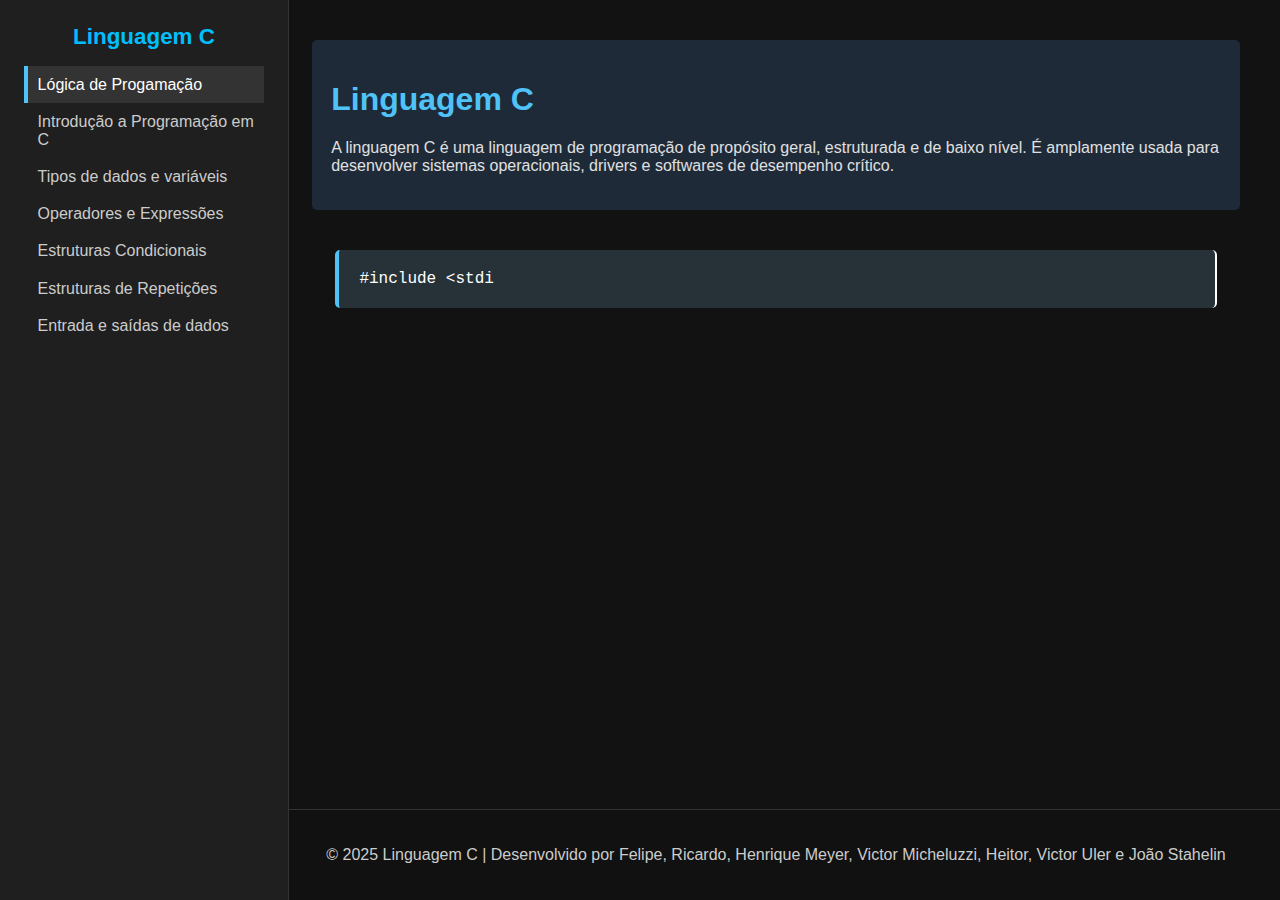
<file: Homepage/home.html>
<!DOCTYPE html>
<html lang="pt-br">
<head>
    <meta charset="UTF-8">
    <link rel="stylesheet" href="home.css">
    <meta name="viewport" content="width=device-width, initial-scale=1.0">
    <title>Linguagem C</title>
</head>
<body>
    <aside id="intro" class="nav-bar-container">
        <a class="tittle" href="../Homepage/home.html">Linguagem C</a>
        <nav>
            <ul>
                <li class="btns"><a class="active" href="../Lógica - Victor Micheluzzi/logica.html">Lógica de Progamação</a></li>
                <li class="btns"><a href="../Introducao C - Ricardo/programaçaoC.html">Introdução a Programação em C</a></li>
                <li class="btns"><a href="../Variaveis - Meyer/index.html">Tipos de dados e variáveis</a></li>
                <li class="btns"><a href="../Operadores - Vitor Uler/operadoresexpressoes.html">Operadores e Expressões</a></li>
                <li class="btns"><a href="../ElseIF - Felipe/else2.html">Estruturas Condicionais</a></li>
                <li class="btns"><a href="../Repeticao - Heitor/EstruturasDeRepeticao.html">Estruturas de Repetições</a></li>
                <li class="btns"><a href="../Saida de dados - Stahelin/Entrada e saida de dados.html">Entrada e saídas de dados</a></li>
            </ul>
        </nav>
    </aside>

    <div class="content-wrapper">
        <main>
            <section class="section-1">
                <h1>Linguagem C</h1>
                <p>A linguagem C é uma linguagem de programação de propósito geral, estruturada e de baixo nível. É amplamente usada para desenvolver sistemas operacionais, 
                    drivers e softwares de desempenho crítico.
                </p>
            </section>

            <section>
                <pre id="typing"></pre>
            </section>
        </main>

        <footer class="footer">
            <div class="footer-container">
              <p>&copy; 2025 Linguagem C | Desenvolvido por Felipe, Ricardo, Henrique Meyer, Victor Micheluzzi, Heitor, Victor Uler e João Stahelin</p>
            </div>
        </footer>
    </div>

    <script>
      const code = `#include <stdio.h>

int main() {
    printf("Olá, Mundo!\\n");
    return 0;
}`;
    
      const typingElement = document.getElementById("typing");
      let index = 0;
    
      function typeCode() {
        if (index < code.length) {
          typingElement.textContent += code.charAt(index);
          index++;
          setTimeout(typeCode, 50);
        } else {
          setTimeout(() => {
            typingElement.textContent = "";
            index = 0;
            typeCode();
          }, 2000);
        }
      }
    
      typeCode();
    </script>
</body>
</html>
</file>
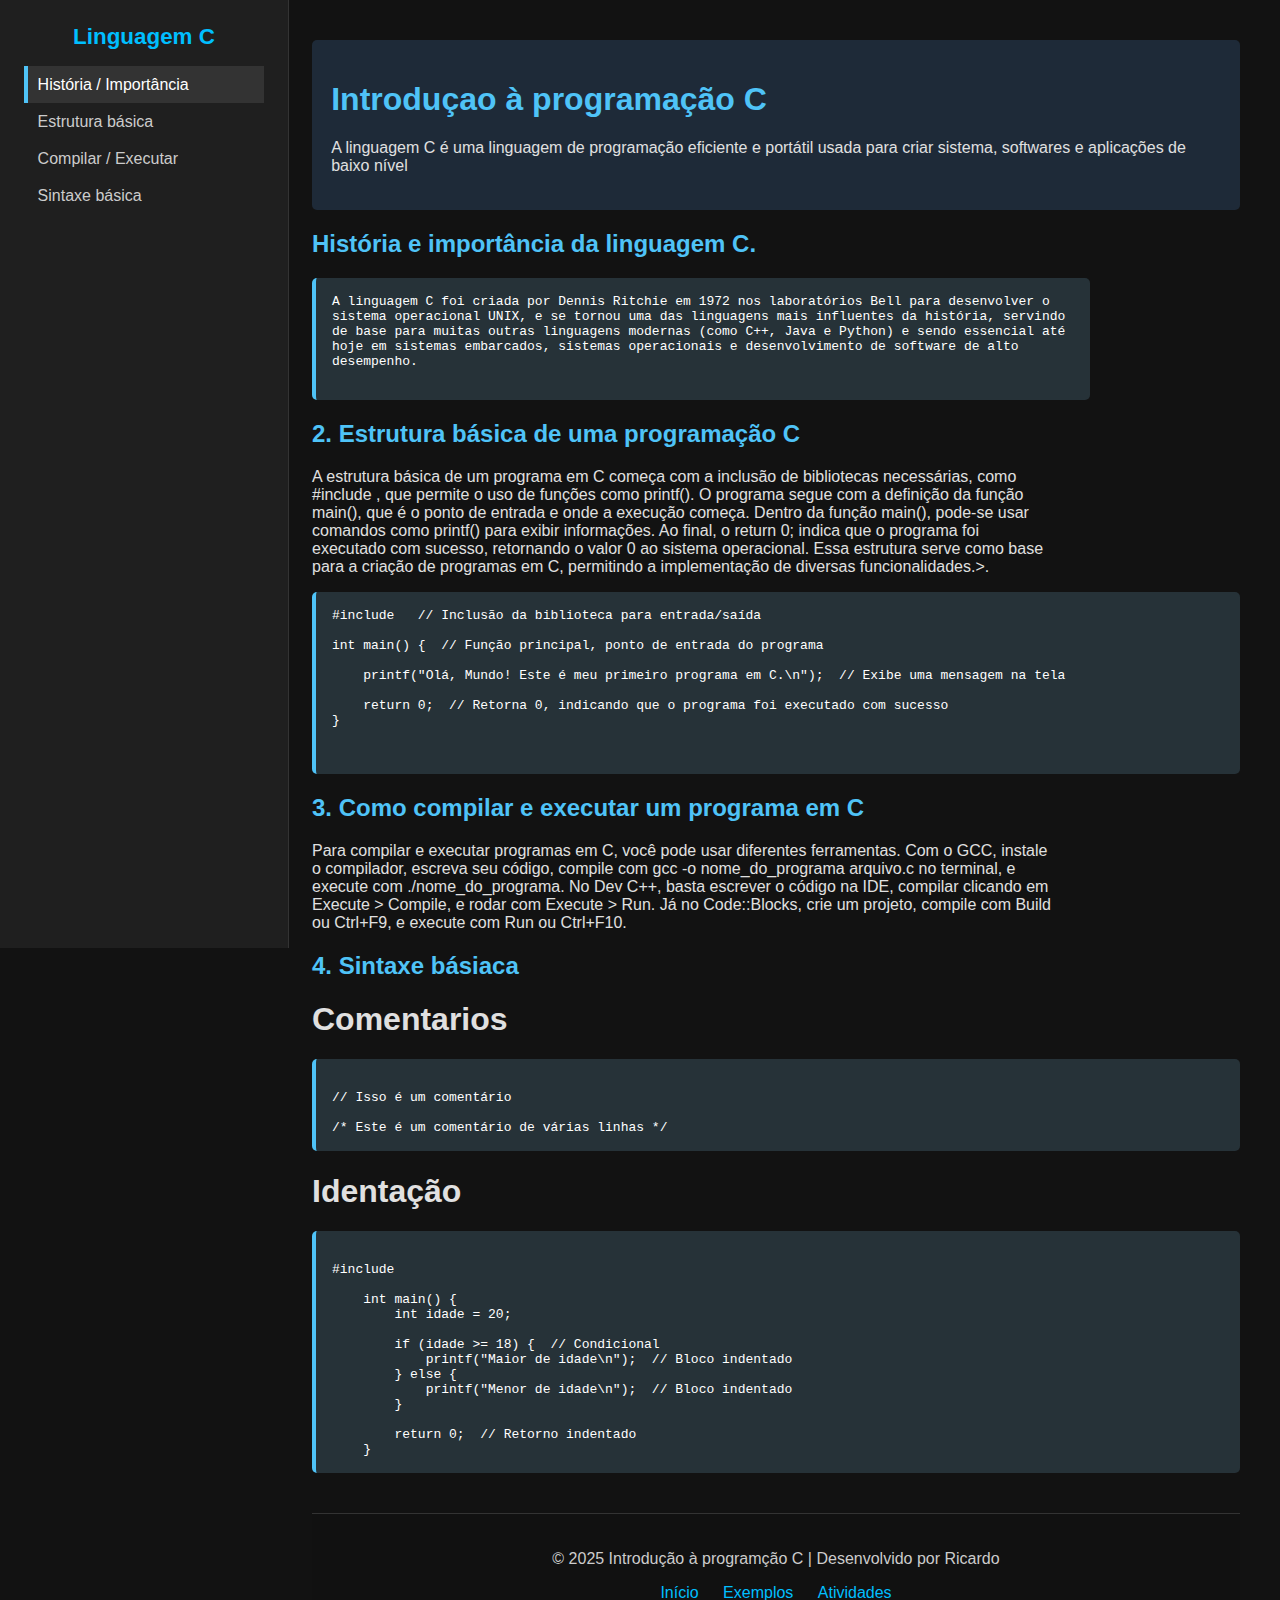
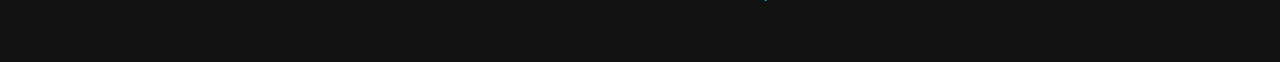
<file: Introducao C - Ricardo/programaçaoC.html>
<!DOCTYPE html>
<html lang="pt-br">
<head>
    <meta charset="UTF-8">
    <link rel="stylesheet" href="programacaoC.css">
    <meta name="viewport" content="width=device-width, initial-scale=1.0">
    <title>Estruturas Condicionais</title>
</head>
<body>
    <aside id="intro" class="nav-bar-container">
        <a class="tittle" href="../Homepage/home.html">Linguagem C</a>
        <nav>
            <ul>
                <li class="btns"><a class="active" href="#if">História / Importância </a></li>
                <li class="btns"><a href="#SWITCH">Estrutura básica</a></li>
                <li class="btns"><a href="#Exemplos">Compilar / Executar</a></li>
                <li class="btns"><a href="#atividades">Sintaxe básica</a></li>
            </ul>
        </nav>
    </aside>

    <main>

        <section class="section-1">
                <h1>Introduçao à programação C</h1>
                <p>A linguagem C é uma linguagem de programação eficiente e portátil usada para criar sistema, softwares e aplicações de baixo nível </p>
        </section>

        <section class="section-2">

            <aside id="if">
                <h2>História e importância da linguagem C.</h2>
                
                <pre class="rica">
A linguagem C foi criada por Dennis Ritchie em 1972 nos laboratórios Bell para desenvolver o sistema operacional UNIX, e se tornou uma das linguagens mais influentes da história, servindo de base para muitas outras linguagens modernas (como C++, Java e Python) e sendo essencial até hoje em sistemas embarcados, sistemas operacionais e desenvolvimento de software de alto desempenho.
                </pre>
            </aside>

            <aside id="SWITCH">
                
                <h2>2. Estrutura básica de uma programação C </h2>
                <p class="rica">A estrutura básica de um programa em C começa com a inclusão de bibliotecas necessárias, como #include <stdio.h>, que permite o uso de funções como printf(). O programa segue com a definição da função main(), que é o ponto de entrada e onde a execução começa. Dentro da função main(), pode-se usar comandos como printf() para exibir informações. Ao final, o return 0; indica que o programa foi executado com sucesso, retornando o valor 0 ao sistema operacional. Essa estrutura serve como base para a criação de programas em C, permitindo a implementação de diversas funcionalidades.>.</p>
                <pre>
#include <stdio.h>  // Inclusão da biblioteca para entrada/saída

int main() {  // Função principal, ponto de entrada do programa
    
    printf("Olá, Mundo! Este é meu primeiro programa em C.\n");  // Exibe uma mensagem na tela
                        
    return 0;  // Retorna 0, indicando que o programa foi executado com sucesso
}
                        
                </pre>

            </aside>

            <aside>

                <h2>3. Como compilar e executar um programa em C</h2>
                <p class="rica">Para compilar e executar programas em C, você pode usar diferentes ferramentas. Com o GCC, instale o compilador, escreva seu código, compile com gcc -o nome_do_programa arquivo.c no terminal, e execute com ./nome_do_programa. No Dev C++, basta escrever o código na IDE, compilar clicando em Execute > Compile, e rodar com Execute > Run. Já no Code::Blocks, crie um projeto, compile com Build ou Ctrl+F9, e execute com Run ou Ctrl+F10.</p>
        
            </aside>

            <aside id="Exemplos">

                <h2>4. Sintaxe básiaca</h2>
                <p></p>
                <h1>Comentarios</h1>
                <pre> 
// Isso é um comentário

/* Este é um comentário de várias linhas */
</pre>
<h1>Identação</h1>
<pre>
   
#include <stdio.h>

    int main() {
        int idade = 20;
        
        if (idade >= 18) {  // Condicional
            printf("Maior de idade\n");  // Bloco indentado
        } else {
            printf("Menor de idade\n");  // Bloco indentado
        }
        
        return 0;  // Retorno indentado
    }
</pre>

            </aside>

        </section>

        <footer class="footer">
            <div class="footer-container">
              <p>&copy; 2025 Introdução à programção C  | Desenvolvido por Ricardo</p>
              <nav class="footer-links">
                <a href="#intro">Início</a>
                <a href="#Exemplos">Exemplos</a>
                <a href="#atividades">Atividades</a>
              </nav>
            </div>
          </footer>
    </main>
</body>
</html>
</file>
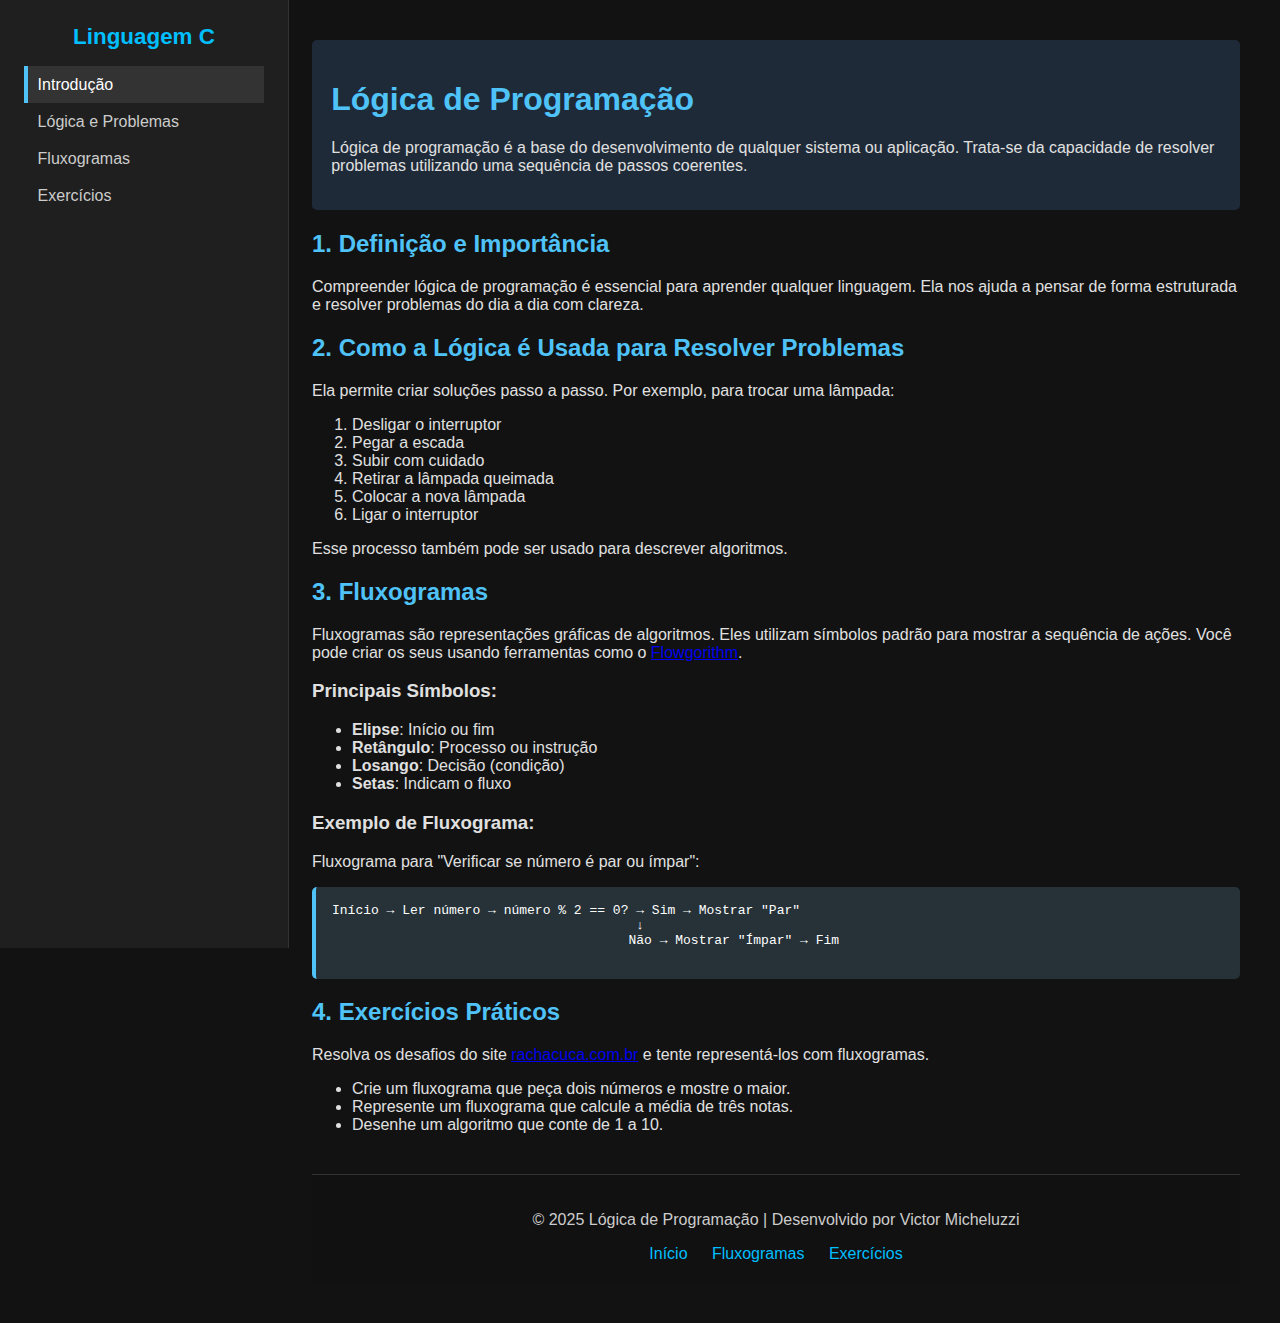
<file: Lógica - Victor Micheluzzi/logica.html>
<!DOCTYPE html>
<html lang="pt-br">
<head>
  <meta charset="UTF-8" />
  <meta name="viewport" content="width=device-width, initial-scale=1" />
  <title>Lógica de Programação</title>
  <link rel="stylesheet" href="logica.css" />
</head>
<body>
  <aside class="nav-bar-container">
        <a class="tittle" href="../Homepage/home.html">Linguagem C</a>
    <nav>
      <ul>
        <li><a href="#introducao" class="active">Introdução</a></li>
        <li><a href="#logica">Lógica e Problemas</a></li>
        <li><a href="#fluxograma">Fluxogramas</a></li>
        <li><a href="#exercicios">Exercícios</a></li>
      </ul>
    </nav>
  </aside>

  <main>
    <div class="content">
      <section id="introducao" class="section-1">
        <h1>Lógica de Programação</h1>
        <p>Lógica de programação é a base do desenvolvimento de qualquer sistema ou aplicação. Trata-se da capacidade de resolver problemas utilizando uma sequência de passos coerentes.</p>
      </section>

      <section id="logica" class="section-2">
        <h2>1. Definição e Importância</h2>
        <p>Compreender lógica de programação é essencial para aprender qualquer linguagem. Ela nos ajuda a pensar de forma estruturada e resolver problemas do dia a dia com clareza.</p>

        <h2>2. Como a Lógica é Usada para Resolver Problemas</h2>
        <p>Ela permite criar soluções passo a passo. Por exemplo, para trocar uma lâmpada:</p>
        <ol>
          <li>Desligar o interruptor</li>
          <li>Pegar a escada</li>
          <li>Subir com cuidado</li>
          <li>Retirar a lâmpada queimada</li>
          <li>Colocar a nova lâmpada</li>
          <li>Ligar o interruptor</li>
        </ol>

        <p>Esse processo também pode ser usado para descrever algoritmos.</p>
      </section>

      <section id="fluxograma" class="section-2">
        <h2>3. Fluxogramas</h2>
        <p>Fluxogramas são representações gráficas de algoritmos. Eles utilizam símbolos padrão para mostrar a sequência de ações. Você pode criar os seus usando ferramentas como o <a href="http://www.flowgorithm.org" target="_blank">Flowgorithm</a>.</p>

        <h3>Principais Símbolos:</h3>
        <ul>
          <li><strong>Elipse</strong>: Início ou fim</li>
          <li><strong>Retângulo</strong>: Processo ou instrução</li>
          <li><strong>Losango</strong>: Decisão (condição)</li>
          <li><strong>Setas</strong>: Indicam o fluxo</li>
        </ul>

        <h3>Exemplo de Fluxograma:</h3>
        <p>Fluxograma para "Verificar se número é par ou ímpar":</p>
        <pre>
Início → Ler número → número % 2 == 0? → Sim → Mostrar "Par"
                                       ↓
                                      Não → Mostrar "Ímpar" → Fim
        </pre>
      </section>

      <section id="exercicios" class="section-2">
        <h2>4. Exercícios Práticos</h2>
        <p>Resolva os desafios do site <a href="https://rachacuca.com.br/logica/" target="_blank">rachacuca.com.br</a> e tente representá-los com fluxogramas.</p>
        <ul>
          <li>Crie um fluxograma que peça dois números e mostre o maior.</li>
          <li>Represente um fluxograma que calcule a média de três notas.</li>
          <li>Desenhe um algoritmo que conte de 1 a 10.</li>
        </ul>
      </section>
    </div>

    <footer class="footer">
      <div class="footer-container">
        <p>&copy; 2025 Lógica de Programação | Desenvolvido por Victor Micheluzzi</p>
        <nav class="footer-links">
          <a href="#introducao">Início</a>
          <a href="#fluxograma">Fluxogramas</a>
          <a href="#exercicios">Exercícios</a>
        </nav>
      </div>
    </footer>
  </main>
</body>
</html>
</file>
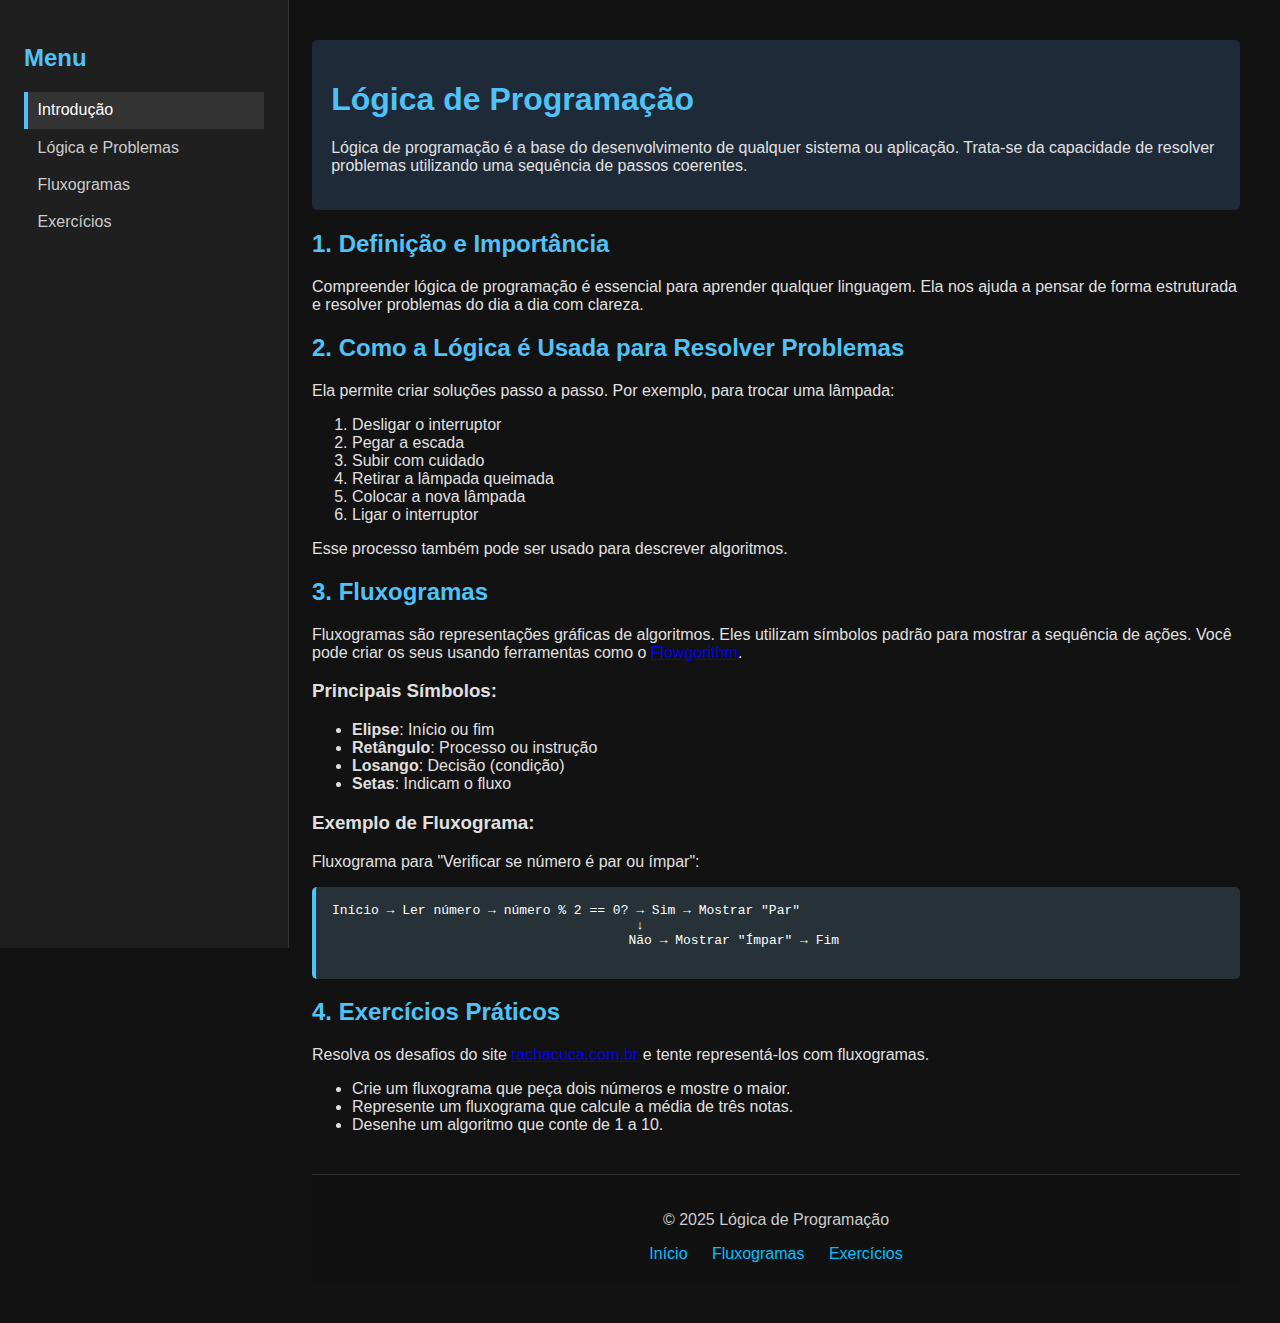
<file: Lógica/logica.html>
<!DOCTYPE html>
<html lang="pt-br">
<head>
  <meta charset="UTF-8" />
  <meta name="viewport" content="width=device-width, initial-scale=1" />
  <title>Lógica de Programação</title>
  <link rel="stylesheet" href="logica.css" />
</head>
<body>
  <aside class="nav-bar-container">
    <h2>Menu</h2>
    <nav>
      <ul>
        <li><a href="#introducao" class="active">Introdução</a></li>
        <li><a href="#logica">Lógica e Problemas</a></li>
        <li><a href="#fluxograma">Fluxogramas</a></li>
        <li><a href="#exercicios">Exercícios</a></li>
      </ul>
    </nav>
  </aside>

  <main>
    <div class="content">
      <section id="introducao" class="section-1">
        <h1>Lógica de Programação</h1>
        <p>Lógica de programação é a base do desenvolvimento de qualquer sistema ou aplicação. Trata-se da capacidade de resolver problemas utilizando uma sequência de passos coerentes.</p>
      </section>

      <section id="logica" class="section-2">
        <h2>1. Definição e Importância</h2>
        <p>Compreender lógica de programação é essencial para aprender qualquer linguagem. Ela nos ajuda a pensar de forma estruturada e resolver problemas do dia a dia com clareza.</p>

        <h2>2. Como a Lógica é Usada para Resolver Problemas</h2>
        <p>Ela permite criar soluções passo a passo. Por exemplo, para trocar uma lâmpada:</p>
        <ol>
          <li>Desligar o interruptor</li>
          <li>Pegar a escada</li>
          <li>Subir com cuidado</li>
          <li>Retirar a lâmpada queimada</li>
          <li>Colocar a nova lâmpada</li>
          <li>Ligar o interruptor</li>
        </ol>

        <p>Esse processo também pode ser usado para descrever algoritmos.</p>
      </section>

      <section id="fluxograma" class="section-2">
        <h2>3. Fluxogramas</h2>
        <p>Fluxogramas são representações gráficas de algoritmos. Eles utilizam símbolos padrão para mostrar a sequência de ações. Você pode criar os seus usando ferramentas como o <a href="http://www.flowgorithm.org" target="_blank">Flowgorithm</a>.</p>

        <h3>Principais Símbolos:</h3>
        <ul>
          <li><strong>Elipse</strong>: Início ou fim</li>
          <li><strong>Retângulo</strong>: Processo ou instrução</li>
          <li><strong>Losango</strong>: Decisão (condição)</li>
          <li><strong>Setas</strong>: Indicam o fluxo</li>
        </ul>

        <h3>Exemplo de Fluxograma:</h3>
        <p>Fluxograma para "Verificar se número é par ou ímpar":</p>
        <pre>
Início → Ler número → número % 2 == 0? → Sim → Mostrar "Par"
                                       ↓
                                      Não → Mostrar "Ímpar" → Fim
        </pre>
      </section>

      <section id="exercicios" class="section-2">
        <h2>4. Exercícios Práticos</h2>
        <p>Resolva os desafios do site <a href="https://rachacuca.com.br/logica/" target="_blank">rachacuca.com.br</a> e tente representá-los com fluxogramas.</p>
        <ul>
          <li>Crie um fluxograma que peça dois números e mostre o maior.</li>
          <li>Represente um fluxograma que calcule a média de três notas.</li>
          <li>Desenhe um algoritmo que conte de 1 a 10.</li>
        </ul>
      </section>
    </div>

    <footer class="footer">
      <div class="footer-container">
        <p>&copy; 2025 Lógica de Programação</p>
        <nav class="footer-links">
          <a href="#introducao">Início</a>
          <a href="#fluxograma">Fluxogramas</a>
          <a href="#exercicios">Exercícios</a>
        </nav>
      </div>
    </footer>
  </main>
</body>
</html>
</file>
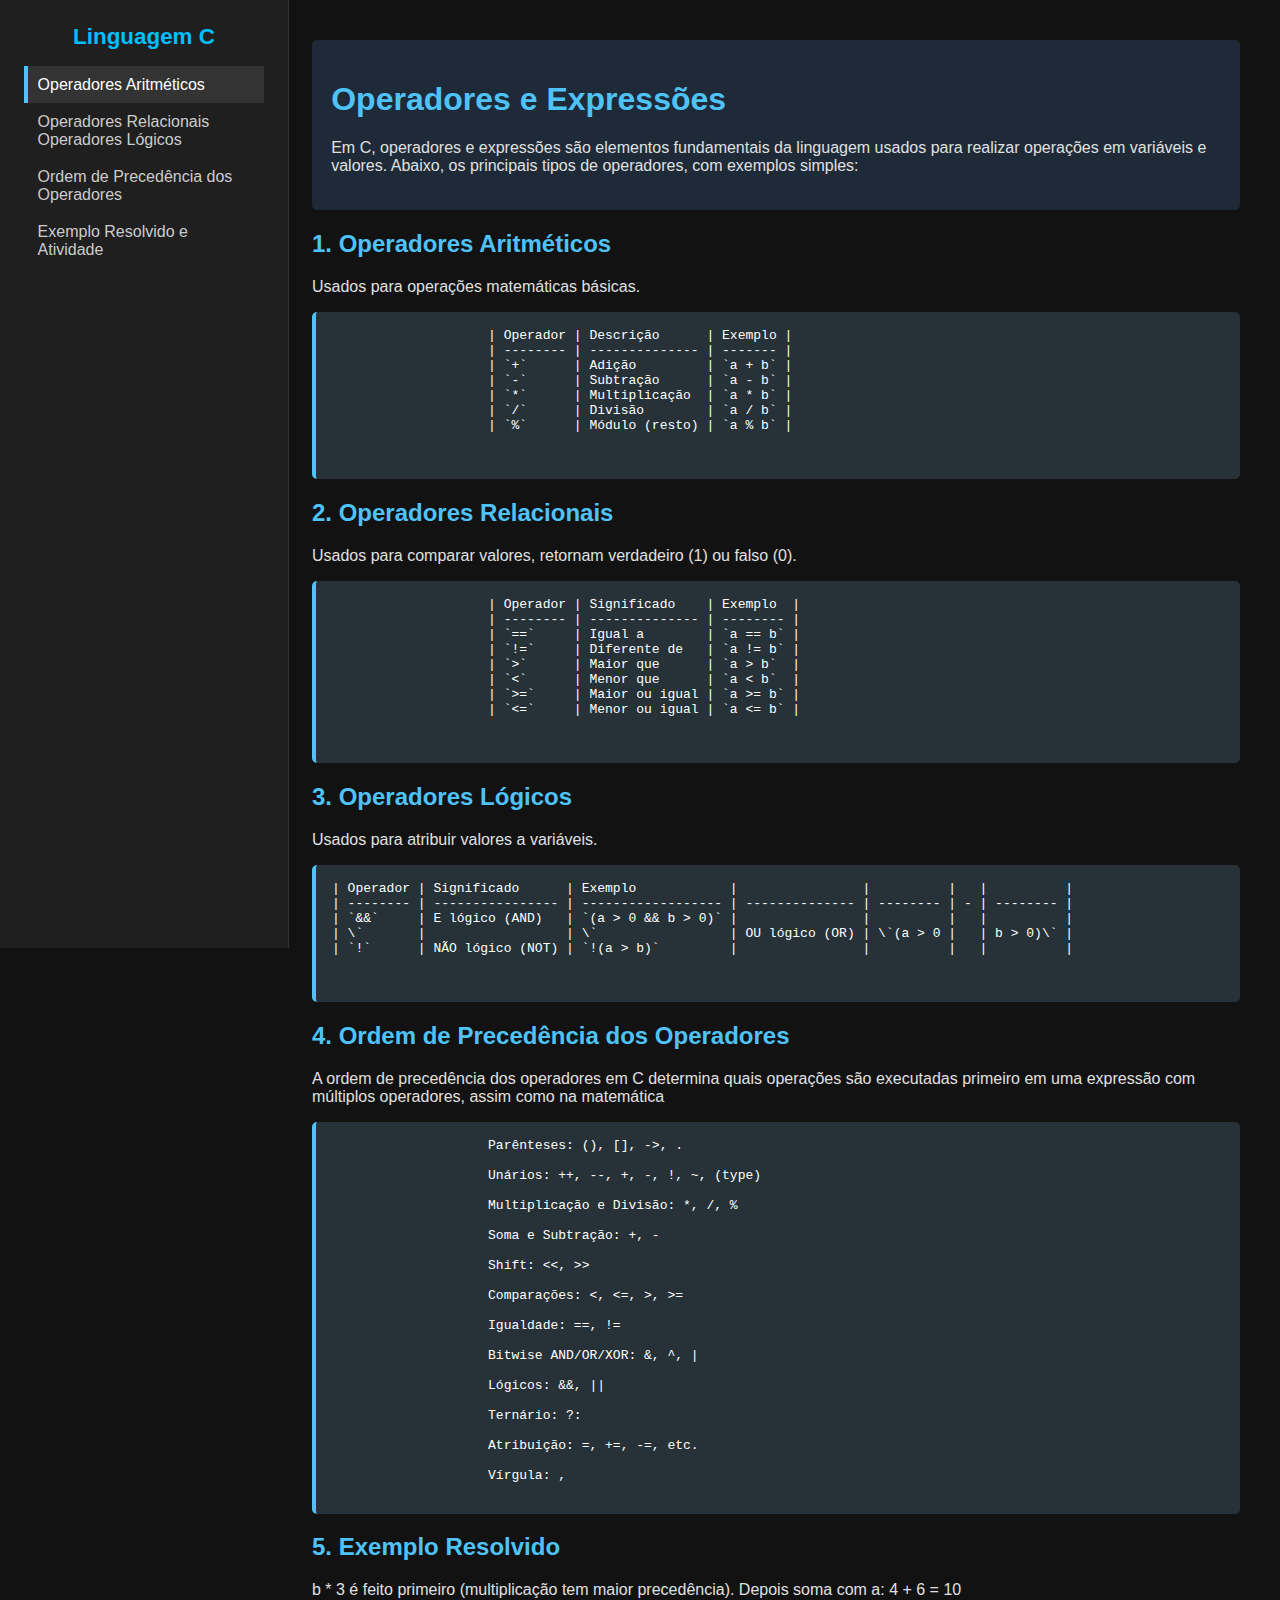
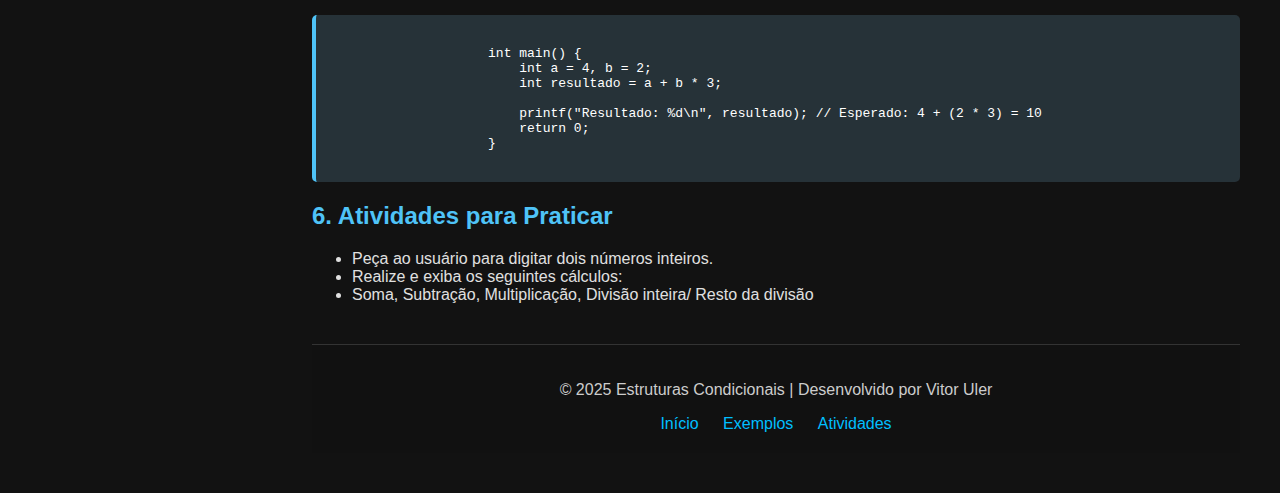
<file: Operadores - Vitor Uler/operadoresexpressoes.html>
<!DOCTYPE html>
<html lang="pt-br">
<head>
    <meta charset="UTF-8">
    <link rel="stylesheet" href="operadoresexpressoes.css">
    <meta name="viewport" content="width=device-width, initial-scale=1.0">
    <title>Operadores e Expressões</title>
</head>
<body>
    <aside id="intro" class="nav-bar-container">
        <a class="tittle" href="../Homepage/home.html">Linguagem C</a>
        <nav>
            <ul>
                <li class="btns"><a class="active" href="#if">Operadores Aritméticos</a></li>
                <li class="btns"><a href="#SWITCH">Operadores Relacionais Operadores Lógicos </a></li>
                <li class="btns"><a href="#Exemplos"> Ordem de Precedência dos Operadores</a></li>
                <li class="btns"><a href="#atividades">Exemplo Resolvido e Atividade</a></li>
            </ul>
        </nav>
    </aside>

    <main>

        <section class="section-1">
                <h1>Operadores e Expressões</h1>
                <p>Em C, operadores e expressões são elementos fundamentais da linguagem usados para realizar operações em variáveis e valores. Abaixo, os principais tipos de operadores, com exemplos simples:

                </p>
        </section>

        <section class="section-2">

            <aside id="if">
                <h2>1. Operadores Aritméticos</h2>
                <p>Usados para operações matemáticas básicas.</p>
                <pre>
                    | Operador | Descrição      | Exemplo |
                    | -------- | -------------- | ------- |
                    | `+`      | Adição         | `a + b` |
                    | `-`      | Subtração      | `a - b` |
                    | `*`      | Multiplicação  | `a * b` |
                    | `/`      | Divisão        | `a / b` |
                    | `%`      | Módulo (resto) | `a % b` |
                    
                </pre>
            </aside>

            <aside id="SWITCH">
                
                <h2>2. Operadores Relacionais</h2>
                <p>Usados para comparar valores, retornam verdadeiro (1) ou falso (0).</p>
                <pre>
                    | Operador | Significado    | Exemplo  |
                    | -------- | -------------- | -------- |
                    | `==`     | Igual a        | `a == b` |
                    | `!=`     | Diferente de   | `a != b` |
                    | `>`      | Maior que      | `a > b`  |
                    | `<`      | Menor que      | `a < b`  |
                    | `>=`     | Maior ou igual | `a >= b` |
                    | `<=`     | Menor ou igual | `a <= b` |
                    
                </pre>

            </aside>

            <aside>

                <h2>3. Operadores Lógicos</h2>
                <p>Usados para atribuir valores a variáveis.</p>
                <pre>| Operador | Significado      | Exemplo            |                |          |   |          |
| -------- | ---------------- | ------------------ | -------------- | -------- | - | -------- |
| `&&`     | E lógico (AND)   | `(a > 0 && b > 0)` |                |          |   |          |
| \`       |                  | \`                 | OU lógico (OR) | \`(a > 0 |   | b > 0)\` |
| `!`      | NÃO lógico (NOT) | `!(a > b)`         |                |          |   |          |

                </pre>
            
            </aside>


            <aside id="Exemplos">

                <h2>4. Ordem de Precedência dos Operadores</h2>
                <p>A ordem de precedência dos operadores em C determina quais operações são executadas primeiro em uma expressão com múltiplos operadores, assim como na matemática</p>
                <pre>
                    Parênteses: (), [], ->, .

                    Unários: ++, --, +, -, !, ~, (type)
                    
                    Multiplicação e Divisão: *, /, %
                    
                    Soma e Subtração: +, -
                    
                    Shift: <<, >>
                    
                    Comparações: <, <=, >, >=
                    
                    Igualdade: ==, !=
                    
                    Bitwise AND/OR/XOR: &, ^, |
                    
                    Lógicos: &&, ||
                    
                    Ternário: ?:
                    
                    Atribuição: =, +=, -=, etc.
                    
                    Vírgula: ,
                </pre>

            </aside>

            <aside>

                <h2>5. Exemplo Resolvido</h2>
                <p>b * 3 é feito primeiro (multiplicação tem maior precedência).

                    Depois soma com a:
                    4 + 6 = 10</p>
                <pre
                #include <stdio.h>

                    int main() {
                        int a = 4, b = 2;
                        int resultado = a + b * 3;
                    
                        printf("Resultado: %d\n", resultado); // Esperado: 4 + (2 * 3) = 10
                        return 0;
                    }
                    </pre>
            
            </aside>

            <aside id="atividades">

                <h2>6. Atividades para Praticar</h2>
                <ul>
                    <li>Peça ao usuário para digitar dois números inteiros.</li>
                    <li>Realize e exiba os seguintes cálculos:</li>
                    <li>Soma,

                        Subtração,
                        
                        Multiplicação,
                        
                        Divisão inteira/
                        
                        Resto da divisão </li>
                   
                </ul>
                
            </aside>

        </section>

        <footer class="footer">
            <div class="footer-container">
              <p>&copy; 2025 Estruturas Condicionais | Desenvolvido por Vitor Uler</p>
              <nav class="footer-links">
                <a href="#intro">Início</a>
                <a href="#Exemplos">Exemplos</a>
                <a href="#atividades">Atividades</a>
              </nav>
            </div>
          </footer>
    </main>
</body>
</html>
</file>
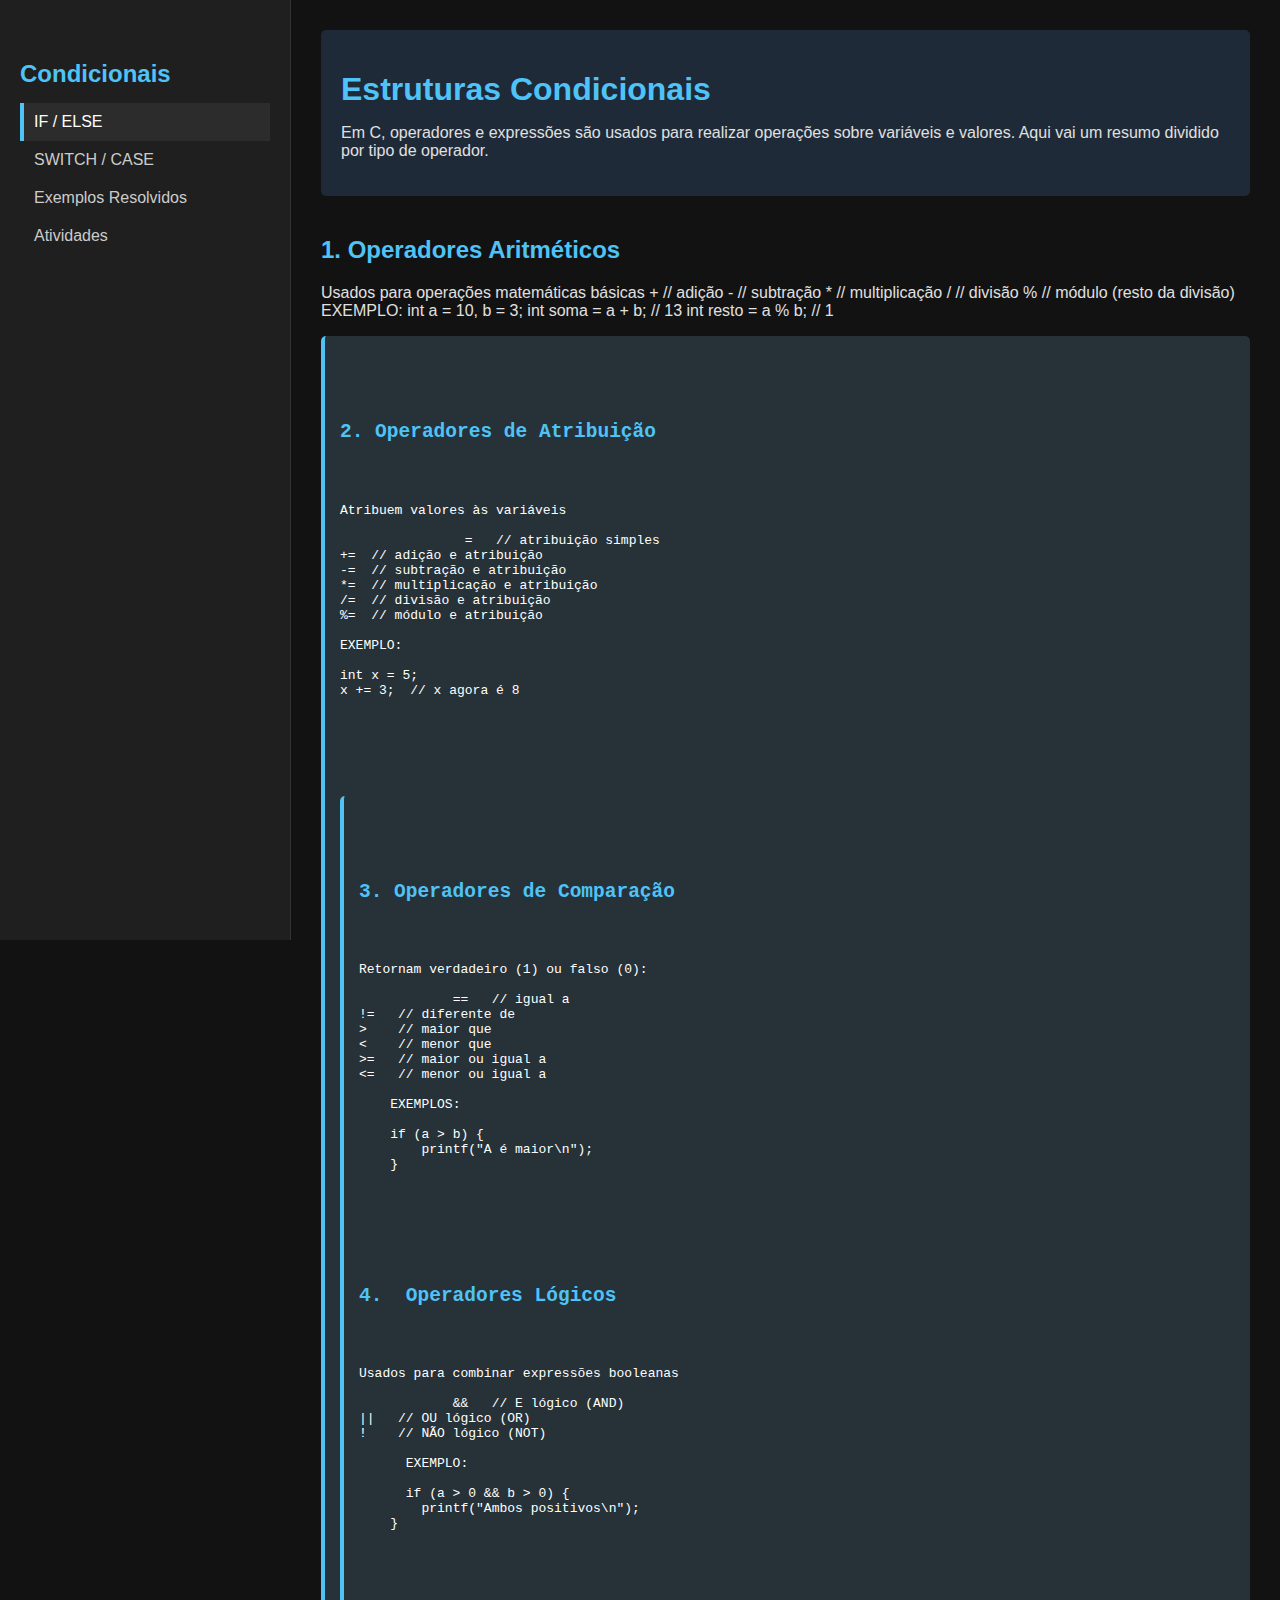
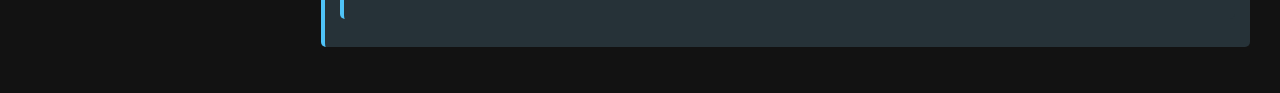
<file: operadores/operadores.html>
<!DOCTYPE html>
<html lang="en">
<head>
    <meta charset="UTF-8">
    <meta name="viewport" content="width=device-width, initial-scale=1.0">
    <title>Operadores e expressões</title>
    <link rel="stylesheet" href="operadores.css">
</head>
<body>
    <div class="sidebar">
        <h2>Condicionais</h2>
        <a class="active" href="#">IF / ELSE</a>
        <a href="#">SWITCH / CASE</a>
        <a href="#">Exemplos Resolvidos</a>
        <a href="#">Atividades</a>
      </div>
    
      <div class="main">
        <div class="box">
          <h1>Estruturas Condicionais</h1>
          <p>Em C, operadores e expressões são usados para realizar operações sobre variáveis e valores. Aqui vai um resumo dividido por tipo de operador.

          </p>
        </div>
    
        <h2>1. Operadores Aritméticos</h2>
        <p>Usados para operações matemáticas básicas

            +   // adição
            -   // subtração
            *   // multiplicação
            /   // divisão
            %   // módulo (resto da divisão)

            EXEMPLO:

            int a = 10, b = 3;
int soma = a + b;     // 13
int resto = a % b;    // 1
            
            </p>
        <pre>
         
            <h2>2. Operadores de Atribuição</h2>
            <p>Atribuem valores às variáveis
                
                =   // atribuição simples
+=  // adição e atribuição
-=  // subtração e atribuição
*=  // multiplicação e atribuição
/=  // divisão e atribuição
%=  // módulo e atribuição

EXEMPLO:

int x = 5;
x += 3;  // x agora é 8

            </p>

        <pre>
    
        <h2>3. Operadores de Comparação</h2>
        <p>Retornam verdadeiro (1) ou falso (0):

            ==   // igual a
!=   // diferente de
>    // maior que
<    // menor que
>=   // maior ou igual a
<=   // menor ou igual a

    EXEMPLOS:

    if (a > b) {
        printf("A é maior\n");
    }
        </p>
    
        <h2>4.  Operadores Lógicos</h2>
        <p>Usados para combinar expressões booleanas

            &&   // E lógico (AND)
||   // OU lógico (OR)
!    // NÃO lógico (NOT)

      EXEMPLO:

      if (a > 0 && b > 0) {
        printf("Ambos positivos\n");
    }
        </p>
    
</body>
</html>
</file>
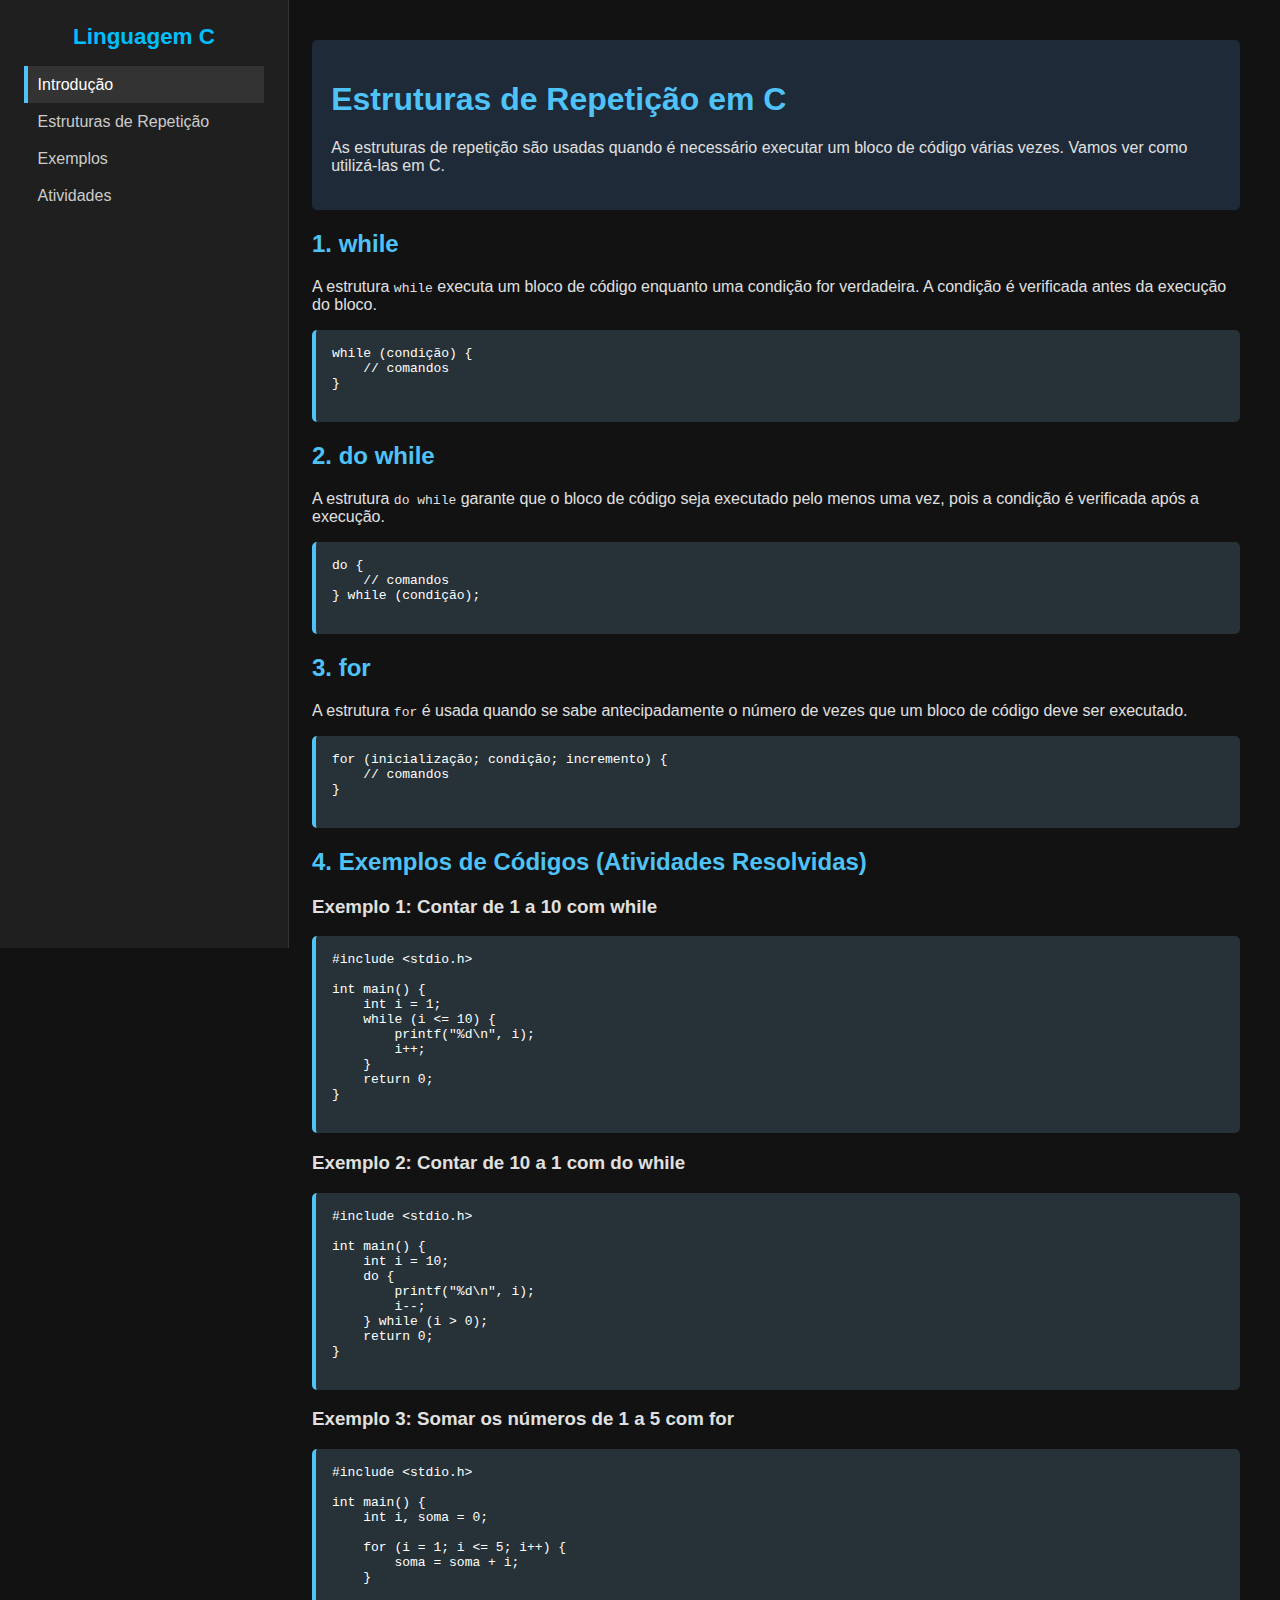
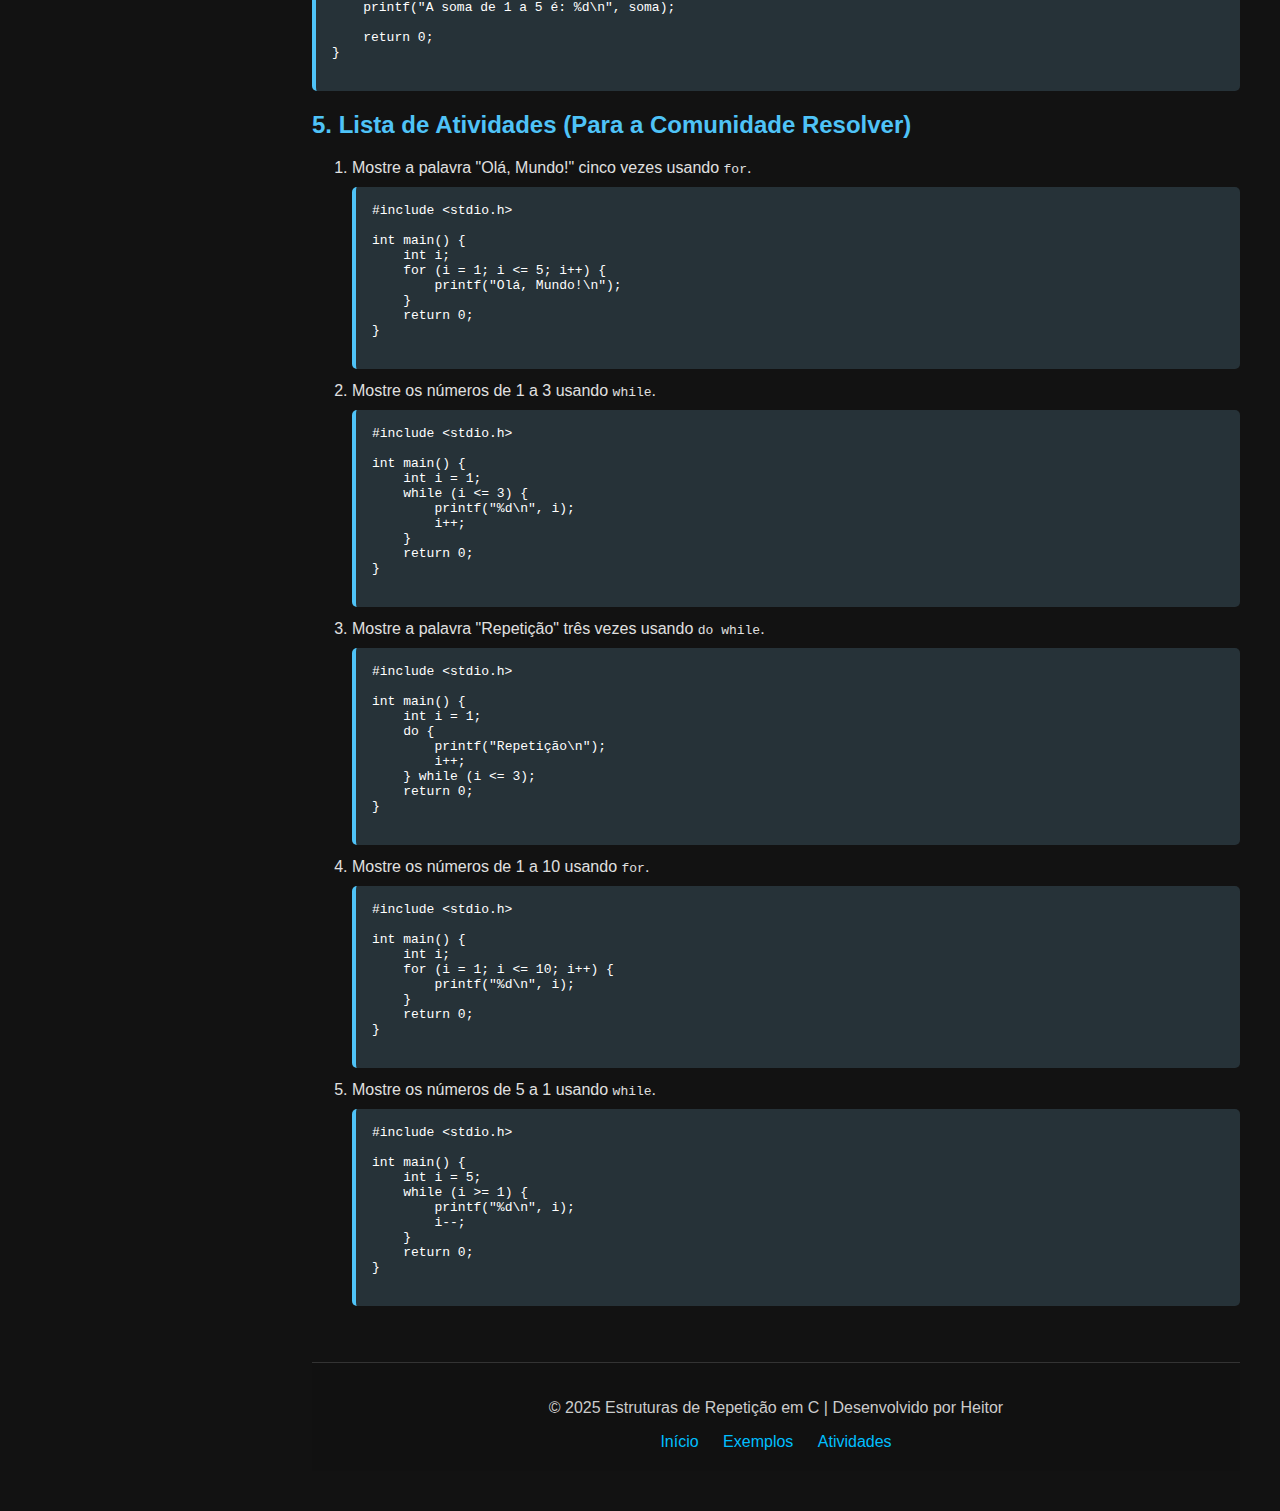
<file: Repeticao - Heitor/EstruturasDeRepeticao.html>
<!DOCTYPE html>
<html lang="pt-br">
<head>
  <meta charset="UTF-8" />
  <meta name="viewport" content="width=device-width, initial-scale=1" />
  <title>Estruturas de Repetição em C</title>
  <link rel="stylesheet" href="EstruturasDeRepeticao.css" />
</head>
<body>

  <aside class="nav-bar-container">
        <a class="tittle" href="../Homepage/home.html">Linguagem C</a>
    <nav>
      <ul>
        <li><a href="#introducao" class="active">Introdução</a></li>
        <li><a href="#estruturas">Estruturas de Repetição</a></li>
        <li><a href="#exemplos">Exemplos</a></li>
        <li><a href="#atividades">Atividades</a></li>
      </ul>
    </nav>
  </aside>

  <main>
    <div class="content">
      <section id="introducao" class="section-1">
        <h1>Estruturas de Repetição em C</h1>
        <p>As estruturas de repetição são usadas quando é necessário executar um bloco de código várias vezes. Vamos ver como utilizá-las em C.</p>
      </section>

      <section id="estruturas" class="section-2">
        <h2>1. while</h2>
        <p>A estrutura <code>while</code> executa um bloco de código enquanto uma condição for verdadeira. A condição é verificada antes da execução do bloco.</p>
        <pre>
while (condição) {
    // comandos
}
        </pre>

        <h2>2. do while</h2>
        <p>A estrutura <code>do while</code> garante que o bloco de código seja executado pelo menos uma vez, pois a condição é verificada após a execução.</p>
        <pre>
do {
    // comandos
} while (condição);
        </pre>

        <h2>3. for</h2>
        <p>A estrutura <code>for</code> é usada quando se sabe antecipadamente o número de vezes que um bloco de código deve ser executado.</p>
        <pre>
for (inicialização; condição; incremento) {
    // comandos
}
        </pre>
      </section>

      <section id="exemplos" class="section-2">
        <h2>4. Exemplos de Códigos (Atividades Resolvidas)</h2>

        <h3>Exemplo 1: Contar de 1 a 10 com while</h3>
        <pre>
#include &lt;stdio.h&gt;

int main() {
    int i = 1;
    while (i <= 10) {
        printf("%d\n", i);
        i++;
    }
    return 0;
}
        </pre>

        <h3>Exemplo 2: Contar de 10 a 1 com do while</h3>
        <pre>
#include &lt;stdio.h&gt;

int main() {
    int i = 10;
    do {
        printf("%d\n", i);
        i--;
    } while (i > 0);
    return 0;
}
        </pre>

        <h3>Exemplo 3: Somar os números de 1 a 5 com for</h3>
        <pre>
#include &lt;stdio.h&gt;

int main() {
    int i, soma = 0;

    for (i = 1; i <= 5; i++) {
        soma = soma + i;
    }

    printf("A soma de 1 a 5 é: %d\n", soma);

    return 0;
}
        </pre>
      </section>

      <section id="atividades" class="section-2">
        <h2>5. Lista de Atividades (Para a Comunidade Resolver)</h2>
        <ol>
          <li>Mostre a palavra "Olá, Mundo!" cinco vezes usando <code>for</code>.
            <pre>
#include &lt;stdio.h&gt;

int main() {
    int i;
    for (i = 1; i <= 5; i++) {
        printf("Olá, Mundo!\n");
    }
    return 0;
}
            </pre>
          </li>

          <li>Mostre os números de 1 a 3 usando <code>while</code>.
            <pre>
#include &lt;stdio.h&gt;

int main() {
    int i = 1;
    while (i <= 3) {
        printf("%d\n", i);
        i++;
    }
    return 0;
}
            </pre>
          </li>

          <li>Mostre a palavra "Repetição" três vezes usando <code>do while</code>.
            <pre>
#include &lt;stdio.h&gt;

int main() {
    int i = 1;
    do {
        printf("Repetição\n");
        i++;
    } while (i <= 3);
    return 0;
}
            </pre>
          </li>

          <li>Mostre os números de 1 a 10 usando <code>for</code>.
            <pre>
#include &lt;stdio.h&gt;

int main() {
    int i;
    for (i = 1; i <= 10; i++) {
        printf("%d\n", i);
    }
    return 0;
}
            </pre>
          </li>

          <li>Mostre os números de 5 a 1 usando <code>while</code>.
            <pre>
#include &lt;stdio.h&gt;

int main() {
    int i = 5;
    while (i >= 1) {
        printf("%d\n", i);
        i--;
    }
    return 0;
}
            </pre>
          </li>
        </ol>
      </section>
    </div>

    <footer class="footer">
      <div class="footer-container">
        <p>&copy; 2025 Estruturas de Repetição em C | Desenvolvido por Heitor</p>
        <nav class="footer-links">
          <a href="#introducao">Início</a>
          <a href="#exemplos">Exemplos</a>
          <a href="#atividades">Atividades</a>
        </nav>
      </div>
    </footer>
  </main>

</body>
</html>
</file>
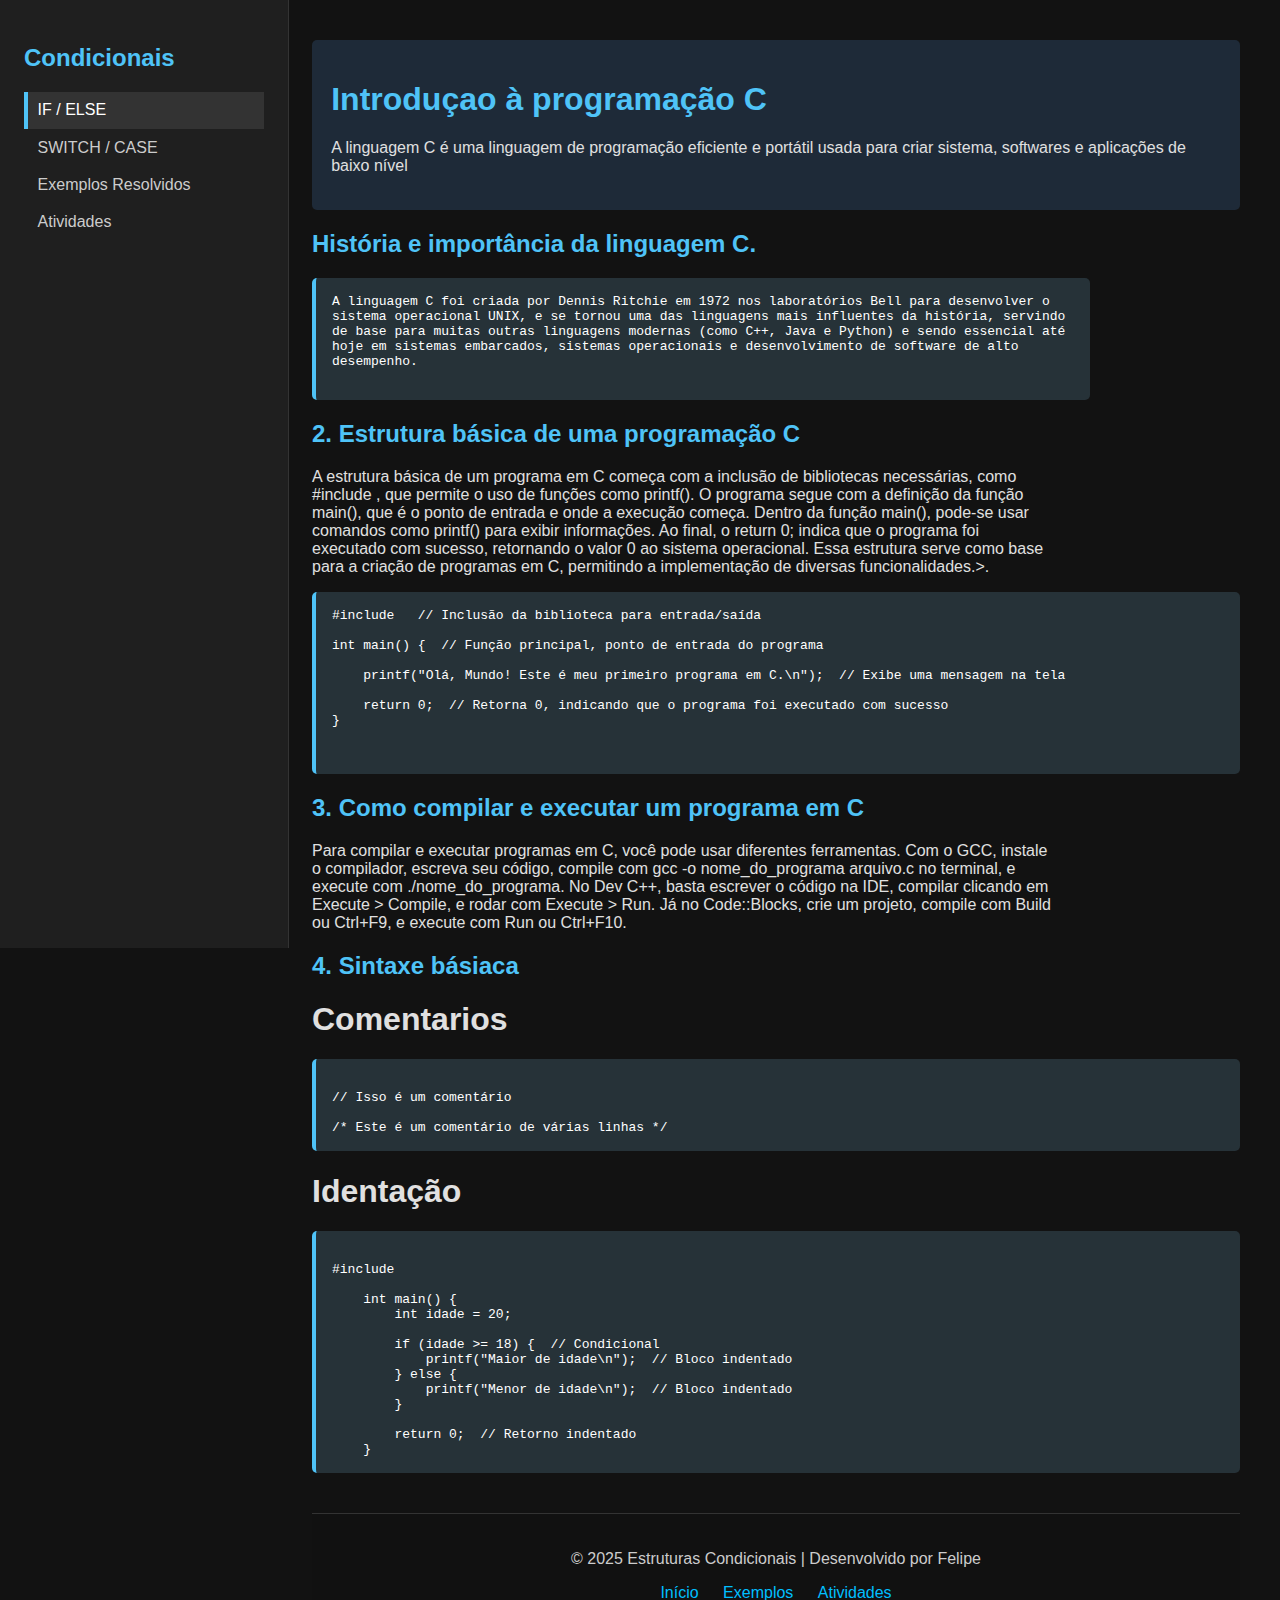
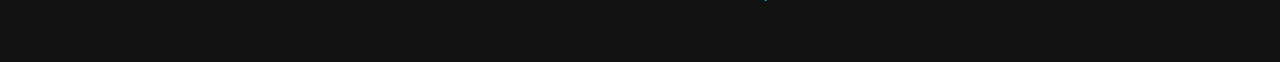
<file: ricardinho/programaçaoC.html>
<!DOCTYPE html>
<html lang="pt-br">
<head>
    <meta charset="UTF-8">
    <link rel="stylesheet" href="programacaoC.css">
    <meta name="viewport" content="width=device-width, initial-scale=1.0">
    <title>Estruturas Condicionais</title>
</head>
<body>
    <aside id="intro" class="nav-bar-container">
        <h2>Condicionais</h2>
        <nav>
            <ul>
                <li class="btns"><a class="active" href="#if">IF / ELSE</a></li>
                <li class="btns"><a href="#SWITCH">SWITCH / CASE</a></li>
                <li class="btns"><a href="#Exemplos">Exemplos Resolvidos</a></li>
                <li class="btns"><a href="#atividades">Atividades</a></li>
            </ul>
        </nav>
    </aside>

    <main>

        <section class="section-1">
                <h1>Introduçao à programação C</h1>
                <p>A linguagem C é uma linguagem de programação eficiente e portátil usada para criar sistema, softwares e aplicações de baixo nível </p>
        </section>

        <section class="section-2">

            <aside id="if">
                <h2>História e importância da linguagem C.</h2>
                
                <pre class="rica">
A linguagem C foi criada por Dennis Ritchie em 1972 nos laboratórios Bell para desenvolver o sistema operacional UNIX, e se tornou uma das linguagens mais influentes da história, servindo de base para muitas outras linguagens modernas (como C++, Java e Python) e sendo essencial até hoje em sistemas embarcados, sistemas operacionais e desenvolvimento de software de alto desempenho.
                </pre>
            </aside>

            <aside id="SWITCH">
                
                <h2>2. Estrutura básica de uma programação C </h2>
                <p class="rica">A estrutura básica de um programa em C começa com a inclusão de bibliotecas necessárias, como #include <stdio.h>, que permite o uso de funções como printf(). O programa segue com a definição da função main(), que é o ponto de entrada e onde a execução começa. Dentro da função main(), pode-se usar comandos como printf() para exibir informações. Ao final, o return 0; indica que o programa foi executado com sucesso, retornando o valor 0 ao sistema operacional. Essa estrutura serve como base para a criação de programas em C, permitindo a implementação de diversas funcionalidades.>.</p>
                <pre>
#include <stdio.h>  // Inclusão da biblioteca para entrada/saída

int main() {  // Função principal, ponto de entrada do programa
    
    printf("Olá, Mundo! Este é meu primeiro programa em C.\n");  // Exibe uma mensagem na tela
                        
    return 0;  // Retorna 0, indicando que o programa foi executado com sucesso
}
                        
                </pre>

            </aside>

            <aside>

                <h2>3. Como compilar e executar um programa em C</h2>
                <p class="rica">Para compilar e executar programas em C, você pode usar diferentes ferramentas. Com o GCC, instale o compilador, escreva seu código, compile com gcc -o nome_do_programa arquivo.c no terminal, e execute com ./nome_do_programa. No Dev C++, basta escrever o código na IDE, compilar clicando em Execute > Compile, e rodar com Execute > Run. Já no Code::Blocks, crie um projeto, compile com Build ou Ctrl+F9, e execute com Run ou Ctrl+F10.</p>
        
            </aside>

            <aside id="Exemplos">

                <h2>4. Sintaxe básiaca</h2>
                <p></p>
                <h1>Comentarios</h1>
                <pre> 
// Isso é um comentário

/* Este é um comentário de várias linhas */
</pre>
<h1>Identação</h1>
<pre>
   
#include <stdio.h>

    int main() {
        int idade = 20;
        
        if (idade >= 18) {  // Condicional
            printf("Maior de idade\n");  // Bloco indentado
        } else {
            printf("Menor de idade\n");  // Bloco indentado
        }
        
        return 0;  // Retorno indentado
    }
</pre>

            </aside>

        </section>

        <footer class="footer">
            <div class="footer-container">
              <p>&copy; 2025 Estruturas Condicionais | Desenvolvido por Felipe</p>
              <nav class="footer-links">
                <a href="#intro">Início</a>
                <a href="#Exemplos">Exemplos</a>
                <a href="#atividades">Atividades</a>
              </nav>
            </div>
          </footer>
    </main>
</body>
</html>
</file>
<file: ElseIF - Felipe/else2.css>
body {
    margin: 0;
    padding: 0;
    box-sizing: border-box;
    background-color: #121212;
    color: #e0e0e0;
    display: flex;
    font-family: Arial, sans-serif;
}

.nav-bar-container {
    background-color: #1f1f1f;
    flex-direction: column;
    width: 15rem;
    padding: 1.5rem;
    border-right: 1px solid #333;
    position: fixed; /* Adiciona esta linha */
    height: 100vh; /* Garante que o menu ocupe a altura toda da tela */
    overflow-y: auto; /* Se o menu crescer muito, adiciona scroll interno */
}


.nav-bar-container h2 {
    color: #4FC3F7;
}

.nav-bar-container ul {
    padding: 0;
}

.nav-bar-container li {
    list-style-type: none;
}

.nav-bar-container a{
    color: #ccc;
    text-decoration: none;
    display: block;
    border-left: 4px solid transparent;
    transition: background-color 0.2s ease;
    padding: 0.6rem;
}

.nav-bar-container a:hover,
.nav-bar-container a.active {
    background-color: #333;
    border-left: 4px solid #4FC3F7;
    color: #fff;
}

main {
    flex: 1;
    padding: 2.5rem;
    margin-left: 17rem; /* empurra o conteúdo para o lado do menu */
}


.section-1 {
    background-color: #1e2a38;
    padding: 1.2rem;
    border-radius: 5px;
}

.section-1 h1 {
    color: #4FC3F7;
    font-size: 2rem;
}

.section-2 h2 {
    color: #4FC3F7;
}

pre {
    background-color: #263238;
    border-left: 4px solid #4FC3F7;
    padding: 1rem;
    font-family: monospace;
    white-space: pre-wrap;
    border-radius: 5px;
    margin-top: 10px;
    color: #fff;
  }

  .footer {
    background-color: #111;
    color: #ccc;
    padding: 20px 0;
    text-align: center;
    margin-top: 40px;
    border-top: 1px solid #333;
  }
  
  .footer-container {
    max-width: 1000px;
    margin: 0 auto;
    padding: 0 20px;
  }
  
  .footer-links {
    margin-top: 10px;
  }
  
  .footer-links a {
    color: #00bfff;
    text-decoration: none;
    margin: 0 10px;
    transition: color 0.3s;
  }
  
  .footer-links a:hover {
    color: #fff;
  }

  .nav-bar-container a.tittle {
  color: #00bfff;
  font-size: 1.4rem;
  font-weight: bold;
  text-decoration: none;
  display: flex;
  justify-content: center;
  border-left: none;
  transition: none;
  padding: 0;
  background-color: transparent;
}

/* Também sobrescreve os estilos de hover e active */
.nav-bar-container a.tittle:hover,
.nav-bar-container a.tittle.active {
  background-color: transparent;
  border-left: none;
  color: #00bfff;
}
</file>
<file: ElseIF/else.css>
body {
    margin: 0;
    font-family: Arial, sans-serif;
    background-color: #121212;
    color: #e0e0e0;
    display: flex;
  }

  .sidebar {
    width: 250px;
    background-color: #1f1f1f;
    padding: 20px;
    height: 100vh;
    overflow-y: auto;
    border-right: 1px solid #333;
  }

  .sidebar h2 {
    color: #4FC3F7;
    margin-bottom: 15px;
  }

  .sidebar a {
    display: block;
    padding: 10px;
    text-decoration: none;
    color: #ccc;
    border-left: 4px solid transparent;
    transition: background-color 0.2s ease;
  }

  .sidebar a:hover,
  .sidebar a.active {
    background-color: #2c2c2c;
    border-left: 4px solid #4FC3F7;
    color: #fff;
  }

  .main {
    flex: 1;
    padding: 30px;
  }

  .box {
    background-color: #1e2a38;
    padding: 20px;
    border-radius: 5px;
    margin-bottom: 30px;
  }

  .box h1 {
    margin-bottom: 10px;
    color: #4FC3F7;
  }

  h2 {
    color: #4FC3F7;
    margin-top: 40px;
  }

  pre {
    background-color: #263238;
    border-left: 4px solid #4FC3F7;
    padding: 15px;
    font-family: monospace;
    white-space: pre-wrap;
    border-radius: 5px;
    margin-top: 10px;
    color: #fff;
  }

  ul {
    margin-top: 10px;
  }

  li {
    margin-bottom: 8px;
  }
</file>
<file: ElseIF/else2.css>
body {
    margin: 0;
    padding: 0;
    box-sizing: border-box;
    background-color: #121212;
    color: #e0e0e0;
    display: flex;
    font-family: Arial, sans-serif;
}

.nav-bar-container {
    background-color: #1f1f1f;
    flex-direction: column;
    width: 15rem;
    padding: 1.5rem;
    border-right: 1px solid #333;
    position: fixed; /* Adiciona esta linha */
    height: 100vh; /* Garante que o menu ocupe a altura toda da tela */
    overflow-y: auto; /* Se o menu crescer muito, adiciona scroll interno */
}


.nav-bar-container h2 {
    color: #4FC3F7;
}

.nav-bar-container ul {
    padding: 0;
}

.nav-bar-container li {
    list-style-type: none;
}

.nav-bar-container a{
    color: #ccc;
    text-decoration: none;
    display: block;
    border-left: 4px solid transparent;
    transition: background-color 0.2s ease;
    padding: 0.6rem;
}

.nav-bar-container a:hover,
.nav-bar-container a.active {
    background-color: #333;
    border-left: 4px solid #4FC3F7;
    color: #fff;
}

main {
    flex: 1;
    padding: 2.5rem;
    margin-left: 17rem; /* empurra o conteúdo para o lado do menu */
}


.section-1 {
    background-color: #1e2a38;
    padding: 1.2rem;
    border-radius: 5px;
}

.section-1 h1 {
    color: #4FC3F7;
    font-size: 2rem;
}

.section-2 h2 {
    color: #4FC3F7;
}

pre {
    background-color: #263238;
    border-left: 4px solid #4FC3F7;
    padding: 1rem;
    font-family: monospace;
    white-space: pre-wrap;
    border-radius: 5px;
    margin-top: 10px;
    color: #fff;
  }

  .footer {
    background-color: #111;
    color: #ccc;
    padding: 20px 0;
    text-align: center;
    margin-top: 40px;
    border-top: 1px solid #333;
  }
  
  .footer-container {
    max-width: 1000px;
    margin: 0 auto;
    padding: 0 20px;
  }
  
  .footer-links {
    margin-top: 10px;
  }
  
  .footer-links a {
    color: #00bfff;
    text-decoration: none;
    margin: 0 10px;
    transition: color 0.3s;
  }
  
  .footer-links a:hover {
    color: #fff;
  }
</file>
<file: Entrada e saida de dados/Entrada e saida de dados.css>
body {
    margin: 0;
    padding: 0;
    box-sizing: border-box;
    background-color: #121212;
    color: #e0e0e0;
    display: flex;
    font-family: Arial, sans-serif;
}

.nav-bar-container {
    background-color: #1f1f1f;
    flex-direction: column;
    width: 15rem;
    padding: 1.5rem;
    border-right: 1px solid #333;
    position: fixed; /* Adiciona esta linha */
    height: 100vh; /* Garante que o menu ocupe a altura toda da tela */
    overflow-y: auto; /* Se o menu crescer muito, adiciona scroll interno */
}


.nav-bar-container h2 {
    color: #4FC3F7;
}

.nav-bar-container ul {
    padding: 0;
}

.nav-bar-container li {
    list-style-type: none;
}

.nav-bar-container a{
    color: #ccc;
    text-decoration: none;
    display: block;
    border-left: 4px solid transparent;
    transition: background-color 0.2s ease;
    padding: 0.6rem;
}

.nav-bar-container a:hover,
.nav-bar-container a.active {
    background-color: #333;
    border-left: 4px solid #4FC3F7;
    color: #fff;
}

main {
    flex: 1;
    padding: 2.5rem;
    margin-left: 17rem; /* empurra o conteúdo para o lado do menu */
}


.section-1 {
    background-color: #1e2a38;
    padding: 1.2rem;
    border-radius: 5px;
}

.section-1 h1 {
    color: #4FC3F7;
    font-size: 2rem;
}

.section-2 h2 {
    color: #4FC3F7;
}

pre {
    background-color: #263238;
    border-left: 4px solid #4FC3F7;
    padding: 1rem;
    font-family: monospace;
    white-space: pre-wrap;
    border-radius: 5px;
    margin-top: 10px;
    color: #fff;
  }

  .footer {
    background-color: #111;
    color: #ccc;
    padding: 20px 0;
    text-align: center;
    margin-top: 40px;
    border-top: 1px solid #333;
  }
  
  .footer-container {
    max-width: 1000px;
    margin: 0 auto;
    padding: 0 20px;
  }
  
  .footer-links {
    margin-top: 10px;
  }
  
  .footer-links a {
    color: #00bfff;
    text-decoration: none;
    margin: 0 10px;
    transition: color 0.3s;
  }
  
  .footer-links a:hover {
    color: #fff;
  }
</file>
<file: Homepage/home.css>
body {
    margin: 0;
    padding: 0;
    box-sizing: border-box;
    background-color: #121212;
    color: #e0e0e0;
    font-family: Arial, sans-serif;
}

/* Envolve main + footer */
.content-wrapper {
    display: flex;
    flex-direction: column;
    min-height: 100vh;
    margin-left: 17rem; /* Espaço lateral da sidebar */
}

.nav-bar-container {
    background-color: #1f1f1f;
    flex-direction: column;
    width: 15rem;
    padding: 1.5rem;
    border-right: 1px solid #333;
    position: fixed;
    height: 100vh;
    overflow-y: auto;
}

.nav-bar-container h2 {
    color: #4FC3F7;
}

.nav-bar-container ul {
    padding: 0;
}

.nav-bar-container li {
    list-style-type: none;
}

.nav-bar-container a {
    color: #ccc;
    text-decoration: none;
    display: block;
    border-left: 4px solid transparent;
    transition: background-color 0.2s ease;
    padding: 0.6rem;
}

.nav-bar-container a:hover,
.nav-bar-container a.active {
    background-color: #333;
    border-left: 4px solid #4FC3F7;
    color: #fff;
}

main {
    flex: 1;
    padding: 2.5rem;
}

.section-1 {
    background-color: #1e2a38;
    padding: 1.2rem;
    border-radius: 5px;
}

.section-1 h1 {
    color: #4FC3F7;
    font-size: 2rem;
}

.section-2 h2 {
    color: #4FC3F7;
}

pre {
    background-color: #263238;
    border-left: 4px solid #4FC3F7;
    padding: 1rem;
    font-family: monospace;
    white-space: pre-wrap;
    border-radius: 5px;
    margin-top: 10px;
    color: #fff;
}

.footer {
    background-color: #111;
    color: #ccc;
    padding: 20px 0;
    text-align: center;
    border-top: 1px solid #333;
    margin-top: 0; /* REMOVIDO o 30rem */
}

.footer-container {
    max-width: 1000px;
    margin: 0 auto;
    padding: 0 20px;
}

.footer-links {
    margin-top: 10px;
}

.footer-links a {
    color: #00bfff;
    text-decoration: none;
    margin: 0 10px;
    transition: color 0.3s;
}

.footer-links a:hover {
    color: #fff;
}

#typing {
    font-family: 'Courier New', monospace;
    font-size: 16px;
    white-space: pre-wrap;
    border-right: 2px solid;
    padding: 20px;
    text-align: left;
    max-width: 90%;
    margin: 40px auto;
    display: block;
}

.nav-bar-container a.tittle {
  color: #00bfff;
  font-size: 1.4rem;
  font-weight: bold;
  text-decoration: none;
  display: flex;
  justify-content: center;
  border-left: none;
  transition: none;
  padding: 0;
  background-color: transparent;
}

/* Também sobrescreve os estilos de hover e active */
.nav-bar-container a.tittle:hover,
.nav-bar-container a.tittle.active {
  background-color: transparent;
  border-left: none;
  color: #00bfff;
}
</file>
<file: Introducao C - Ricardo/programacaoC.css>
body {
    margin: 0;
    padding: 0;
    box-sizing: border-box;
    background-color: #121212;
    color: #e0e0e0;
    display: flex;
    font-family: Arial, sans-serif;
}

.nav-bar-container {
    background-color: #1f1f1f;
    flex-direction: column;
    width: 15rem;
    padding: 1.5rem;
    border-right: 1px solid #333;
    position: fixed; /* Adiciona esta linha */
    height: 100vh; /* Garante que o menu ocupe a altura toda da tela */
    overflow-y: auto; /* Se o menu crescer muito, adiciona scroll interno */
}


.nav-bar-container h2 {
    color: #4FC3F7;
}

.nav-bar-container ul {
    padding: 0;
}

.nav-bar-container li {
    list-style-type: none;
}

.nav-bar-container a{
    color: #ccc;
    text-decoration: none;
    display: block;
    border-left: 4px solid transparent;
    transition: background-color 0.2s ease;
    padding: 0.6rem;
}

.nav-bar-container a:hover,
.nav-bar-container a.active {
    background-color: #333;
    border-left: 4px solid #4FC3F7;
    color: #fff;
}

main {
    flex: 1;
    padding: 2.5rem;
    margin-left: 17rem; /* empurra o conteúdo para o lado do menu */
}


.section-1 {
    background-color: #1e2a38;
    padding: 1.2rem;
    border-radius: 5px;
}

.section-1 h1 {
    color: #4FC3F7;
    font-size: 2rem;
}

.section-2 h2 {
    color: #4FC3F7;
}

pre {
    background-color: #263238;
    border-left: 4px solid #4FC3F7;
    padding: 1rem;
    font-family: monospace;
    white-space: pre-wrap;
    border-radius: 5px;
    margin-top: 10px;
    color: #fff;
  }

  .footer {
    background-color: #111;
    color: #ccc;
    padding: 20px 0;
    text-align: center;
    margin-top: 40px;
    border-top: 1px solid #333;
  }
  
  .footer-container {
    max-width: 1000px;
    margin: 0 auto;
    padding: 0 20px;
  }
  
  .footer-links {
    margin-top: 10px;
  }
  
  .footer-links a {
    color: #00bfff;
    text-decoration: none;
    margin: 0 10px;
    transition: color 0.3s;
  }
  
  .footer-links a:hover {
    color: #fff;
  }
  
  .rica {
    width: 80%;
  }

  .rickt {
    color: #fff;
  }
  
  .nav-bar-container a.tittle {
  color: #00bfff;
  font-size: 1.4rem;
  font-weight: bold;
  text-decoration: none;
  display: flex;
  justify-content: center;
  border-left: none;
  transition: none;
  padding: 0;
  background-color: transparent;
}

/* Também sobrescreve os estilos de hover e active */
.nav-bar-container a.tittle:hover,
.nav-bar-container a.tittle.active {
  background-color: transparent;
  border-left: none;
  color: #00bfff;
}
</file>
<file: Lógica - Victor Micheluzzi/logica.css>
body {
    margin: 0;
    padding: 0;
    box-sizing: border-box;
    background-color: #121212;
    color: #e0e0e0;
    display: flex;
    font-family: Arial, sans-serif;
}

.nav-bar-container {
    background-color: #1f1f1f;
    flex-direction: column;
    width: 15rem;
    padding: 1.5rem;
    border-right: 1px solid #333;
    position: fixed;
    height: 100vh;
    overflow-y: auto;
}

.nav-bar-container h2 {
    color: #4FC3F7;
}

.nav-bar-container ul {
    padding: 0;
}

.nav-bar-container li {
    list-style-type: none;
}

.nav-bar-container a {
    color: #ccc;
    text-decoration: none;
    display: block;
    border-left: 4px solid transparent;
    transition: background-color 0.2s ease;
    padding: 0.6rem;
}

.nav-bar-container a:hover,
.nav-bar-container a.active {
    background-color: #333;
    border-left: 4px solid #4FC3F7;
    color: #fff;
}

main {
    flex: 1;
    padding: 2.5rem;
    margin-left: 17rem;
}

.section-1 {
    background-color: #1e2a38;
    padding: 1.2rem;
    border-radius: 5px;
}

.section-1 h1 {
    color: #4FC3F7;
    font-size: 2rem;
}

.section-2 h2 {
    color: #4FC3F7;
}

pre {
    background-color: #263238;
    border-left: 4px solid #4FC3F7;
    padding: 1rem;
    font-family: monospace;
    white-space: pre-wrap;
    border-radius: 5px;
    margin-top: 10px;
    color: #fff;
}

.footer {
    background-color: #111;
    color: #ccc;
    padding: 20px 0;
    text-align: center;
    margin-top: 40px;
    border-top: 1px solid #333;
}

.footer-container {
    max-width: 1000px;
    margin: 0 auto;
    padding: 0 20px;
}

.footer-links {
    margin-top: 10px;
}

.footer-links a {
    color: #00bfff;
    text-decoration: none;
    margin: 0 10px;
    transition: color 0.3s;
}

.footer-links a:hover {
    color: #fff;
}

.nav-bar-container a.tittle {
  color: #00bfff;
  font-size: 1.4rem;
  font-weight: bold;
  text-decoration: none;
  display: flex;
  justify-content: center;
  border-left: none;
  transition: none;
  padding: 0;
  background-color: transparent;
}

/* Também sobrescreve os estilos de hover e active */
.nav-bar-container a.tittle:hover,
.nav-bar-container a.tittle.active {
  background-color: transparent;
  border-left: none;
  color: #00bfff;
}
</file>
<file: Lógica/logica.css>
body {
    margin: 0;
    padding: 0;
    box-sizing: border-box;
    background-color: #121212;
    color: #e0e0e0;
    display: flex;
    font-family: Arial, sans-serif;
}

.nav-bar-container {
    background-color: #1f1f1f;
    flex-direction: column;
    width: 15rem;
    padding: 1.5rem;
    border-right: 1px solid #333;
    position: fixed;
    height: 100vh;
    overflow-y: auto;
}

.nav-bar-container h2 {
    color: #4FC3F7;
}

.nav-bar-container ul {
    padding: 0;
}

.nav-bar-container li {
    list-style-type: none;
}

.nav-bar-container a {
    color: #ccc;
    text-decoration: none;
    display: block;
    border-left: 4px solid transparent;
    transition: background-color 0.2s ease;
    padding: 0.6rem;
}

.nav-bar-container a:hover,
.nav-bar-container a.active {
    background-color: #333;
    border-left: 4px solid #4FC3F7;
    color: #fff;
}

main {
    flex: 1;
    padding: 2.5rem;
    margin-left: 17rem;
}

.section-1 {
    background-color: #1e2a38;
    padding: 1.2rem;
    border-radius: 5px;
}

.section-1 h1 {
    color: #4FC3F7;
    font-size: 2rem;
}

.section-2 h2 {
    color: #4FC3F7;
}

pre {
    background-color: #263238;
    border-left: 4px solid #4FC3F7;
    padding: 1rem;
    font-family: monospace;
    white-space: pre-wrap;
    border-radius: 5px;
    margin-top: 10px;
    color: #fff;
}

.footer {
    background-color: #111;
    color: #ccc;
    padding: 20px 0;
    text-align: center;
    margin-top: 40px;
    border-top: 1px solid #333;
}

.footer-container {
    max-width: 1000px;
    margin: 0 auto;
    padding: 0 20px;
}

.footer-links {
    margin-top: 10px;
}

.footer-links a {
    color: #00bfff;
    text-decoration: none;
    margin: 0 10px;
    transition: color 0.3s;
}

.footer-links a:hover {
    color: #fff;
}
</file>
<file: Operadores - Vitor Uler/operadoresexpressoes.css>
body {
    margin: 0;
    padding: 0;
    box-sizing: border-box;
    background-color: #121212;
    color: #e0e0e0;
    display: flex;
    font-family: Arial, sans-serif;
}

.nav-bar-container {
    background-color: #1f1f1f;
    flex-direction: column;
    width: 15rem;
    padding: 1.5rem;
    border-right: 1px solid #333;
    position: fixed; /* Adiciona esta linha */
    height: 100vh; /* Garante que o menu ocupe a altura toda da tela */
    overflow-y: auto; /* Se o menu crescer muito, adiciona scroll interno */
}


.nav-bar-container h2 {
    color: #4FC3F7;
}

.nav-bar-container ul {
    padding: 0;
}

.nav-bar-container li {
    list-style-type: none;
}

.nav-bar-container a{
    color: #ccc;
    text-decoration: none;
    display: block;
    border-left: 4px solid transparent;
    transition: background-color 0.2s ease;
    padding: 0.6rem;
}

.nav-bar-container a:hover,
.nav-bar-container a.active {
    background-color: #333;
    border-left: 4px solid #4FC3F7;
    color: #fff;
}

main {
    flex: 1;
    padding: 2.5rem;
    margin-left: 17rem; /* empurra o conteúdo para o lado do menu */
}


.section-1 {
    background-color: #1e2a38;
    padding: 1.2rem;
    border-radius: 5px;
}

.section-1 h1 {
    color: #4FC3F7;
    font-size: 2rem;
}

.section-2 h2 {
    color: #4FC3F7;
}

pre {
    background-color: #263238;
    border-left: 4px solid #4FC3F7;
    padding: 1rem;
    font-family: monospace;
    white-space: pre-wrap;
    border-radius: 5px;
    margin-top: 10px;
    color: #fff;
  }

  .footer {
    background-color: #111;
    color: #ccc;
    padding: 20px 0;
    text-align: center;
    margin-top: 40px;
    border-top: 1px solid #333;
  }
  
  .footer-container {
    max-width: 1000px;
    margin: 0 auto;
    padding: 0 20px;
  }
  
  .footer-links {
    margin-top: 10px;
  }
  
  .footer-links a {
    color: #00bfff;
    text-decoration: none;
    margin: 0 10px;
    transition: color 0.3s;
  }
  
  .footer-links a:hover {
    color: #fff;
  }
  
  .nav-bar-container a.tittle {
  color: #00bfff;
  font-size: 1.4rem;
  font-weight: bold;
  text-decoration: none;
  display: flex;
  justify-content: center;
  border-left: none;
  transition: none;
  padding: 0;
  background-color: transparent;
}

/* Também sobrescreve os estilos de hover e active */
.nav-bar-container a.tittle:hover,
.nav-bar-container a.tittle.active {
  background-color: transparent;
  border-left: none;
  color: #00bfff;
}
</file>
<file: operadores/operadores.css>
body {
    margin: 0;
    font-family: Arial, sans-serif;
    background-color: #121212;
    color: #e0e0e0;
    display: flex;
  }

  .sidebar {
    width: 250px;
    background-color: #1f1f1f;
    padding: 20px;
    height: 100vh;
    overflow-y: auto;
    border-right: 1px solid #333;
  }

  .sidebar h2 {
    color: #4FC3F7;
    margin-bottom: 15px;
  }

  .sidebar a {
    display: block;
    padding: 10px;
    text-decoration: none;
    color: #ccc;
    border-left: 4px solid transparent;
    transition: background-color 0.2s ease;
  }

  .sidebar a:hover,
  .sidebar a.active {
    background-color: #2c2c2c;
    border-left: 4px solid #4FC3F7;
    color: #fff;
  }

  .main {
    flex: 1;
    padding: 30px;
  }

  .box {
    background-color: #1e2a38;
    padding: 20px;
    border-radius: 5px;
    margin-bottom: 30px;
  }

  .box h1 {
    margin-bottom: 10px;
    color: #4FC3F7;
  }

  h2 {
    color: #4FC3F7;
    margin-top: 40px;
  }

  pre {
    background-color: #263238;
    border-left: 4px solid #4FC3F7;
    padding: 15px;
    font-family: monospace;
    white-space: pre-wrap;
    border-radius: 5px;
    margin-top: 10px;
    color: #fff;
  }

  ul {
    margin-top: 10px;
  }

  li {
    margin-bottom: 8px;
  }
</file>
<file: Repeticao - Heitor/EstruturasDeRepeticao.css>
/* GARANTE QUE O FOOTER FIQUE NO FINAL */
body {
    margin: 0;
    padding: 0;
    box-sizing: border-box;
    background-color: #121212;
    color: #e0e0e0;
    font-family: Arial, sans-serif;

    display: flex;
    min-height: 100vh;
}

/* BARRA LATERAL */
.nav-bar-container {
    background-color: #1f1f1f;
    flex-direction: column;
    width: 15rem;
    padding: 1.5rem;
    border-right: 1px solid #333;
    position: fixed;
    height: 100vh;
    overflow-y: auto;
}

.nav-bar-container h2 {
    color: #4FC3F7;
}

.nav-bar-container ul {
    padding: 0;
}

.nav-bar-container li {
    list-style-type: none;
}

.nav-bar-container a {
    color: #ccc;
    text-decoration: none;
    display: block;
    border-left: 4px solid transparent;
    transition: background-color 0.2s ease;
    padding: 0.6rem;
}

.nav-bar-container a:hover,
.nav-bar-container a.active {
    background-color: #333;
    border-left: 4px solid #4FC3F7;
    color: #fff;
}

/* ÁREA PRINCIPAL */
main {
    flex: 1;
    display: flex;
    flex-direction: column;
    padding: 2.5rem;
    margin-left: 17rem;
}

/* CONTEÚDO FLEXÍVEL PARA EMPURRAR O FOOTER */
main > .content {
    flex-grow: 1;
}

.section-1 {
    background-color: #1e2a38;
    padding: 1.2rem;
    border-radius: 5px;
}

.section-1 h1 {
    color: #4FC3F7;
    font-size: 2rem;
}

.section-2 h2 {
    color: #4FC3F7;
}

pre {
    background-color: #263238;
    border-left: 4px solid #4FC3F7;
    padding: 1rem;
    font-family: monospace;
    white-space: pre-wrap;
    border-radius: 5px;
    margin-top: 10px;
    color: #fff;
}

/* FOOTER */
.footer {
    background-color: #111;
    color: #ccc;
    padding: 20px 0;
    text-align: center;
    margin-top: 40px;
    border-top: 1px solid #333;
}

.footer-container {
    max-width: 1000px;
    margin: 0 auto;
    padding: 0 20px;
}

.footer-links {
    margin-top: 10px;
}

.footer-links a {
    color: #00bfff;
    text-decoration: none;
    margin: 0 10px;
    transition: color 0.3s;
}

.footer-links a:hover {
    color: #fff;
}

.nav-bar-container a.tittle {
  color: #00bfff;
  font-size: 1.4rem;
  font-weight: bold;
  text-decoration: none;
  display: flex;
  justify-content: center;
  border-left: none;
  transition: none;
  padding: 0;
  background-color: transparent;
}

/* Também sobrescreve os estilos de hover e active */
.nav-bar-container a.tittle:hover,
.nav-bar-container a.tittle.active {
  background-color: transparent;
  border-left: none;
  color: #00bfff;
}
</file>
<file: ricardinho/programacaoC.css>
body {
    margin: 0;
    padding: 0;
    box-sizing: border-box;
    background-color: #121212;
    color: #e0e0e0;
    display: flex;
    font-family: Arial, sans-serif;
}

.nav-bar-container {
    background-color: #1f1f1f;
    flex-direction: column;
    width: 15rem;
    padding: 1.5rem;
    border-right: 1px solid #333;
    position: fixed; /* Adiciona esta linha */
    height: 100vh; /* Garante que o menu ocupe a altura toda da tela */
    overflow-y: auto; /* Se o menu crescer muito, adiciona scroll interno */
}


.nav-bar-container h2 {
    color: #4FC3F7;
}

.nav-bar-container ul {
    padding: 0;
}

.nav-bar-container li {
    list-style-type: none;
}

.nav-bar-container a{
    color: #ccc;
    text-decoration: none;
    display: block;
    border-left: 4px solid transparent;
    transition: background-color 0.2s ease;
    padding: 0.6rem;
}

.nav-bar-container a:hover,
.nav-bar-container a.active {
    background-color: #333;
    border-left: 4px solid #4FC3F7;
    color: #fff;
}

main {
    flex: 1;
    padding: 2.5rem;
    margin-left: 17rem; /* empurra o conteúdo para o lado do menu */
}


.section-1 {
    background-color: #1e2a38;
    padding: 1.2rem;
    border-radius: 5px;
}

.section-1 h1 {
    color: #4FC3F7;
    font-size: 2rem;
}

.section-2 h2 {
    color: #4FC3F7;
}

pre {
    background-color: #263238;
    border-left: 4px solid #4FC3F7;
    padding: 1rem;
    font-family: monospace;
    white-space: pre-wrap;
    border-radius: 5px;
    margin-top: 10px;
    color: #fff;
  }

  .footer {
    background-color: #111;
    color: #ccc;
    padding: 20px 0;
    text-align: center;
    margin-top: 40px;
    border-top: 1px solid #333;
  }
  
  .footer-container {
    max-width: 1000px;
    margin: 0 auto;
    padding: 0 20px;
  }
  
  .footer-links {
    margin-top: 10px;
  }
  
  .footer-links a {
    color: #00bfff;
    text-decoration: none;
    margin: 0 10px;
    transition: color 0.3s;
  }
  
  .footer-links a:hover {
    color: #fff;
  }
  
  .rica {
    width: 80%;
  }

  .rickt {
    color: #fff;
  }
</file>
<file: Tipo de Dados e Variaveis/styles.css>
/* Reset geral */
* {
    margin: 0;
    padding: 0;
    box-sizing: border-box;
}

/* Corpo */
body {
    font-family: Arial, sans-serif;
    background-color: #121212;
    color: #e0e0e0;
    display: flex;
}

/* Barra lateral fixa */
.nav-bar-container {
    background-color: #1f1f1f;
    width: 15rem;
    padding: 1.5rem;
    border-right: 1px solid #333;
    position: fixed;
    height: 100vh;
    overflow-y: auto;
    flex-shrink: 0;
}

.nav-bar-container h2 {
    color: #4FC3F7;
    margin-bottom: 1rem;
}

.nav-bar-container ul {
    list-style: none;
    padding: 0;
}

.nav-bar-container li {
    margin-bottom: 0.5rem;
}

.nav-bar-container a {
    color: #ccc;
    text-decoration: none;
    display: block;
    padding: 0.6rem;
    border-left: 4px solid transparent;
    transition: background-color 0.2s ease;
}

.nav-bar-container a:hover,
.nav-bar-container a.active {
    background-color: #333;
    border-left: 4px solid #4FC3F7;
    color: #fff;
}

/* Conteúdo principal */
main {
    flex: 1;
    padding: 2.5rem;
    margin-left: 17rem; /* espaço para a sidebar */
}

/* Títulos */
h1 {
    font-size: 2rem;
    color: #4FC3F7;
    margin-bottom: 1rem;
}

h2, h3, h4 {
    color: #4FC3F7;
    margin: 2rem 0 1rem;
}

/* Parágrafos e listas */
p, ul {
    margin-bottom: 1rem;
}

ul {
    padding-left: 1.5rem;
}

li {
    margin-bottom: 0.5rem;
}

/* Blocos de código */
pre {
    background-color: #263238;
    border-left: 4px solid #4FC3F7;
    padding: 1rem;
    border-radius: 5px;
    font-family: 'Courier New', monospace;
    white-space: pre-wrap;
    color: #fff;
    margin: 1rem 0;
}

/* Rodapé */
footer {
    background-color: #111;
    color: #ccc;
    text-align: center;
    padding: 20px 0;
    margin-top: 3rem;
    border-top: 1px solid #333;
}

/* Responsivo básico */
@media (max-width: 768px) {
    body {
        flex-direction: column;
    }

    .nav-bar-container {
        position: relative;
        width: 100%;
        height: auto;
        border-right: none;
        border-bottom: 1px solid #333;
    }

    main {
        margin-left: 0;
        padding: 1.5rem;
    }
}
</file>
<file: Variaveis - Meyer/styles.css>
/* Reset geral */
* {
    margin: 0;
    padding: 0;
    box-sizing: border-box;
}

/* Estrutura principal */
body {
    font-family: Arial, sans-serif;
    background-color: #121212;
    color: #e0e0e0;
    min-height: 100vh;
}

.page-container {
    display: flex;
    min-height: 100vh;
}

/* Barra lateral fixa */
.nav-bar-container {
    background-color: #1f1f1f;
    width: 15rem;
    padding: 1.5rem;
    border-right: 1px solid #333;
    position: sticky;
    top: 0;
    height: 100vh;
    overflow-y: auto;
    flex-shrink: 0;
}

.nav-bar-container h2 {
    color: #4FC3F7;
    margin-bottom: 1rem;
}

.nav-bar-container ul {
    list-style: none;
    padding: 0;
}

.nav-bar-container li {
    margin-bottom: 0.5rem;
}

.nav-bar-container a {
    color: #ccc;
    text-decoration: none;
    display: block;
    padding: 0.6rem;
    border-left: 4px solid transparent;
    transition: background-color 0.2s ease;
}

.nav-bar-container a:hover,
.nav-bar-container a.active {
    background-color: #333;
    border-left: 4px solid #4FC3F7;
    color: #fff;
}

/* Conteúdo principal */
.content-wrapper {
    flex: 1;
    display: flex;
    flex-direction: column;
    min-height: 100vh;
}

main {
    flex: 1;
    padding: 2.5rem;
}

/* Títulos */
h1 {
    font-size: 2rem;
    color: #4FC3F7;
    margin-bottom: 1rem;
}

h2, h3, h4 {
    color: #4FC3F7;
    margin: 2rem 0 1rem;
}

/* Parágrafos e listas */
p, ul {
    margin-bottom: 1rem;
}

ul {
    padding-left: 1.5rem;
}

li {
    margin-bottom: 0.5rem;
}

/* Blocos de código */
pre {
    background-color: #263238;
    border-left: 4px solid #4FC3F7;
    padding: 1rem;
    border-radius: 5px;
    font-family: 'Courier New', monospace;
    white-space: pre-wrap;
    color: #fff;
    margin: 1rem 0;
}

/* Rodapé */
footer {
    background-color: #111;
    color: #ccc;
    text-align: center;
    padding: 20px;
    border-top: 1px solid #333;
    margin-top: auto; /* Isso empurra o footer para baixo */
}

/* Responsivo básico */
@media (max-width: 768px) {
    .page-container {
        flex-direction: column;
    }

    .nav-bar-container {
        position: relative;
        width: 100%;
        height: auto;
        border-right: none;
        border-bottom: 1px solid #333;
    }

    main {
        padding: 1.5rem;
    }
}
</file>
